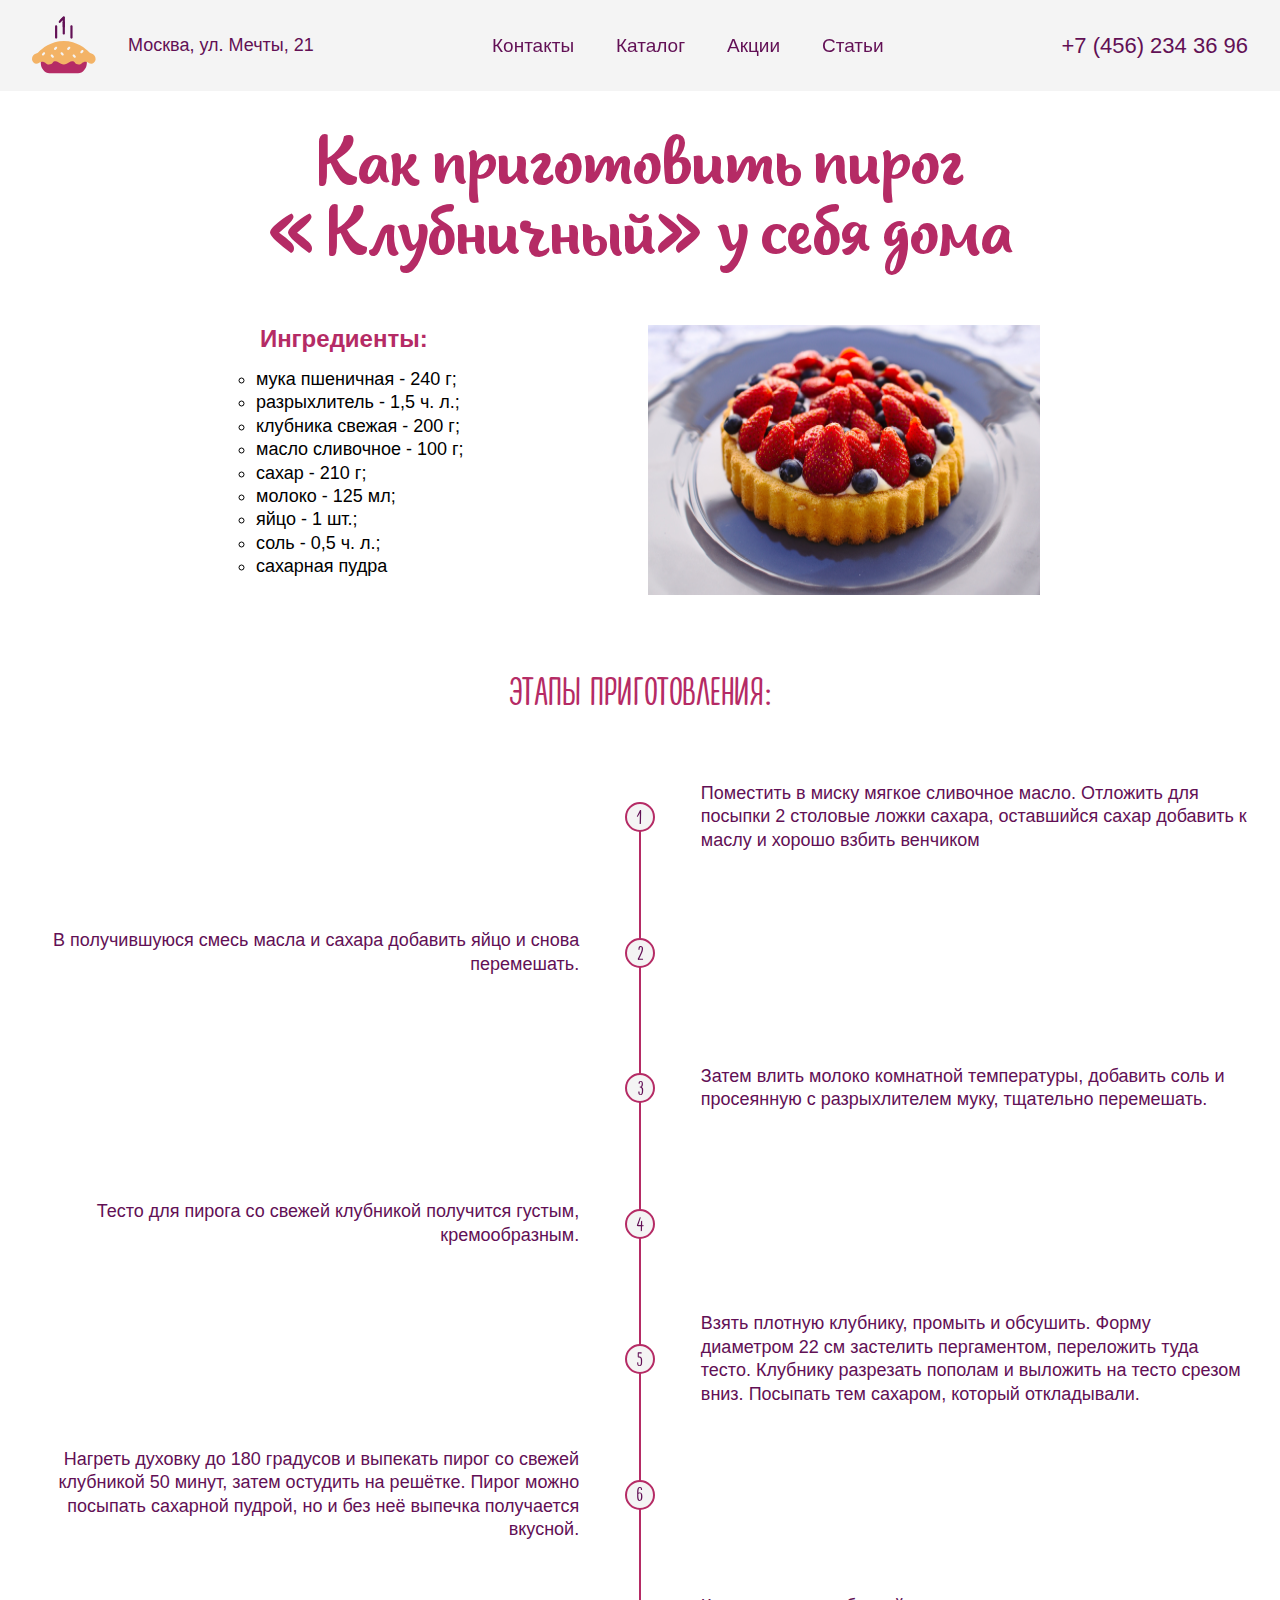
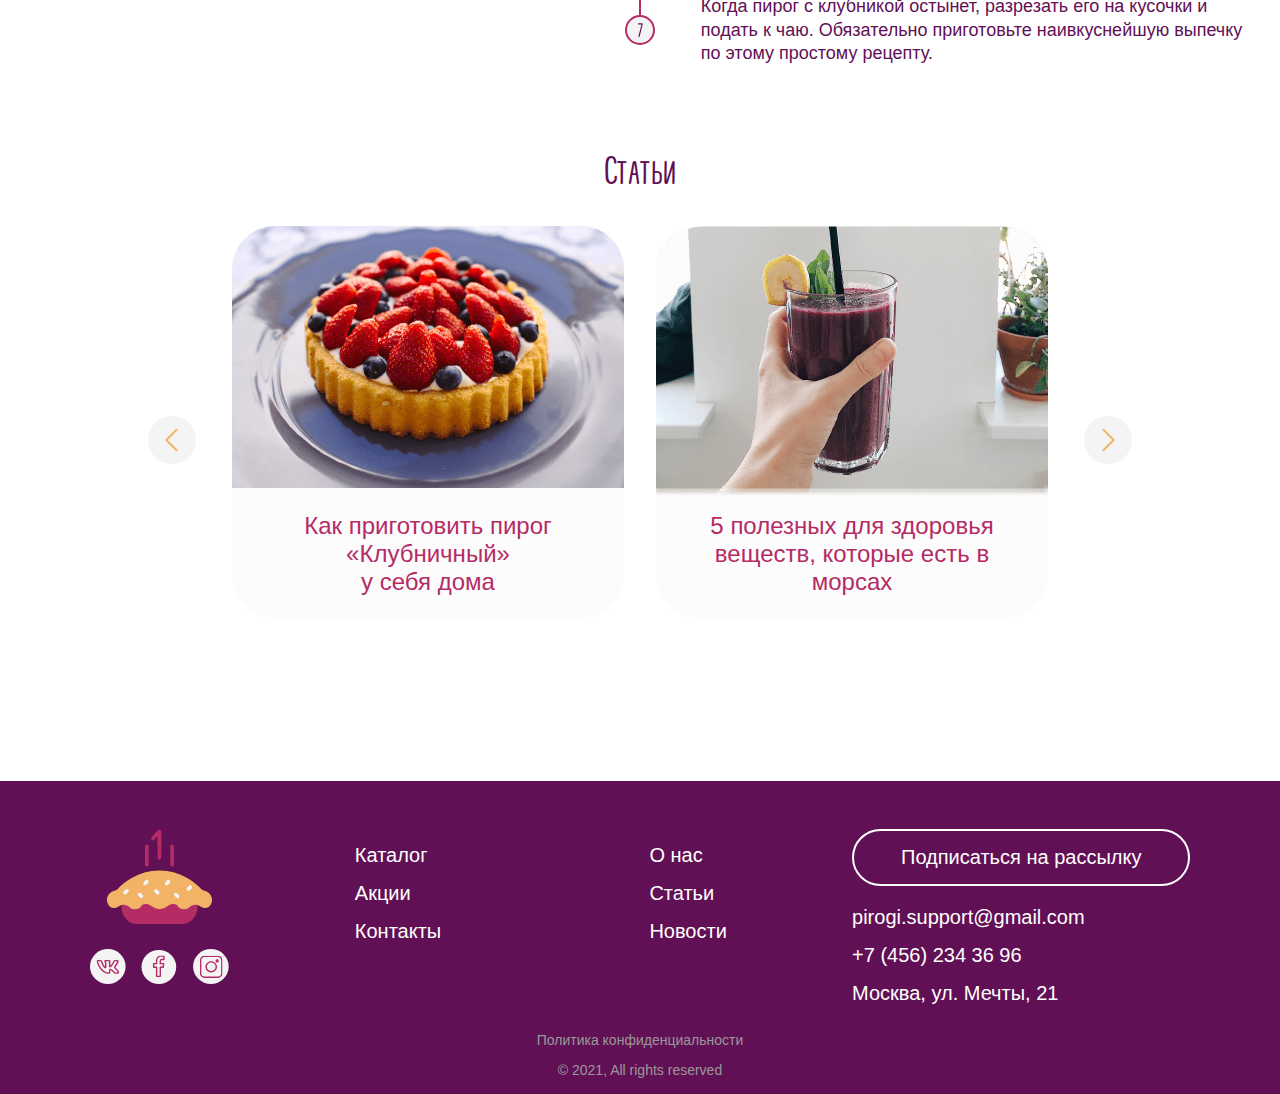
<file: components/articles/articles.html>
<!DOCTYPE html>
<html lang="ru">

<head>
  <meta charset="UTF-8">
  <meta http-equiv="X-UA-Compatible" content="IE=edge">
  <meta name="viewport" content="width=device-width, initial-scale=1.0">
  <link rel="manifest" href="../../manifest/manifest.json">
  <link rel="stylesheet" href="../../normalize.css">
  <link href="../header/img/logo.svg" rel="shortcut icon" type="image/x-icon">
  <link rel="stylesheet" href="../articles/articles.css">
  <script src="../header/js/script.js" defer></script>
  <script src="article-slider.js" defer></script>
  <script src="slideBoxes.js" defer></script>
  <title>Articles</title>
</head>

<body>
  <div class="articles-page-wrapper">
    <header class="header">
      <a href="#" class="header__burger-menu-link" title="menu"><img src="../header/img/burger-menu.svg" alt="burger-menu"></a>
      <p class="phone phone_type_laptop phone_disabled">+7 (456) 234 36 96</p>
      <a href="../../index.html" class="logo" title="logo"><img src="../header/img/logo.svg" alt="logo" class="logo"></a>
      <div class="header__burger-menu-background nav_disabled"></div>
      <nav class="nav nav_type_burger nav_disabled"> 
        <ul>
          <li><a class="nav__item nav__item_type_burger" href="../contacts/contacts.html" title="contacts">Контакты</a></li>
          <li><a class="nav__item nav__item_type_burger" href="../catalog/catalog.html" title="catalog">Каталог</a></li>
          <li><a class="nav__item nav__item_type_burger" href="../sales/sales.html" title="sales">Акции</a></li>
          <li><a class="nav__item nav__item_type_burger" href="articles.html" title="articles">Статьи</a></li>
        </ul>
        <p class="nav__contacts nav__contacts_type_burger">+7 (456) 234 36 96</p>
        <p class="nav__adress nav__adress_type_burger">Москва, ул. Мечты, 21</p>
        <div class="nav__social_type_burger">
          <img class="nav__burger-social-img" src="../header/img/vk.svg" alt="vk-social">
          <img class="nav__burger-social-img" src="../header/img/fb.svg" alt="facebook-social">
          <img class="nav__burger-social-img" src="../header/img/inst.svg" alt="instagram-social">
        </div>
        <a href="#"><img class="nav__burger-close-button" src="../header/img/close-button.svg" alt="close-button" title="close menu"></a>
      </nav>
      <nav class="nav header__nav"> 
        <p class="header__adress">Москва, ул. Мечты, 21</p>
        <ul class="header__menu">
          <li class="nav__item header__nav-item"><a class="header__nav-link" href="../contacts/contacts.html">Контакты</a></li>
          <li class="nav__item header__nav-item"><a class="header__nav-link" href="../catalog/catalog.html">Каталог</a></li>
          <li class="nav__item header__nav-item"><a class="header__nav-link" href="../sales/sales.html">Акции</a></li>
          <li class="nav__item header__nav-item"><a class="header__nav-link" href="articles.html">Статьи</a></li>
        </ul>
        <p class="phone header__phone"> +7 (456) 234 36 96 </p>
      </nav>
    </header>

    <section class="article-container">
      <h1 class="page-header article-container__page-header">Как приготовить пирог &laquo;Клубничный&raquo; у себя дома</h1>
      <article class="article-container__ingredients">
        <img class="article-container__pie-img" src="img/article-strawberry-pie.png" alt="strawberry-pie">
        <section class="article-container__ingr-container">
          <h5 class="article-container__ingr-header">Ингредиенты:</h5>
          <ul class="article-container__ingr-list">
            <li class="article-container__ingr-list-item">мука пшеничная - 240 г;</li>
            <li class="article-container__ingr-list-item">разрыхлитель - 1,5 ч. л.;</li>
            <li class="article-container__ingr-list-item">клубника свежая - 200 г;</li>
            <li class="article-container__ingr-list-item">масло сливочное - 100 г;</li>
            <li class="article-container__ingr-list-item">сахар - 210 г;</li>
            <li class="article-container__ingr-list-item">молоко - 125 мл;</li>
            <li class="article-container__ingr-list-item">яйцо - 1 шт.;</li>
            <li class="article-container__ingr-list-item">соль - 0,5 ч. л.;</li>
            <li class="article-container__ingr-list-item">сахарная пудра</li>
          </ul>
        </section>
      </article>
    </section>

    <section class="stages">
      <h1 class="stages__header">этапы приготовления:</h1>
      <div class="stages__content">
        <div class="stages__img stages__img_no_1"></div>
        <div class="stages__ol stages__ol_no_1">
          <div class="stages__border"></div>
        </div>
        <p class="stages__item stages__item__no_1">
          Поместить в миску мягкое сливочное масло. Отложить для посыпки 2 столовые ложки сахара, оставшийся сахар добавить к маслу и хорошо взбить венчиком
        </p>
        <div class="stages__img stages__img_no_2"></div>
        <div class="stages__ol stages__ol_no_2">
          <div class="stages__border"></div>
        </div>
        <p class="stages__item stages__item__no_2">
          В получившуюся смесь масла и сахара добавить яйцо и снова перемешать.
        </p>
        <div class="stages__img stages__img_no_3"></div>
        <div class="stages__ol stages__ol_no_3">
          <div class="stages__border"></div>
        </div>
        <p class="stages__item stages__item__no_3">
          Затем влить молоко комнатной температуры, добавить соль и просеянную с разрыхлителем муку, тщательно перемешать.
        </p>
        <div class="stages__img stages__img_no_4">
        </div>
        <div class="stages__ol stages__ol_no_4">
          <div class="stages__border"></div>
        </div>
        <p class="stages__item stages__item__no_4">
          Тесто для пирога со свежей клубникой получится густым, кремообразным.
        </p>
        <div class="stages__img stages__img_no_5"></div>
        <div class="stages__ol stages__ol_no_5">
          <div class="stages__border"></div>
        </div>
        <p class="stages__item stages__item__no_5">
          Взять плотную клубнику, промыть и обсушить. Форму диаметром 22 см застелить пергаментом, переложить туда тесто. Клубнику разрезать пополам и выложить на тесто срезом вниз. Посыпать тем сахаром, который откладывали.
        </p>
        <div class="stages__img stages__img_no_6"></div>
        <div class="stages__ol stages__ol_no_6">
          <div class="stages__border"></div>
        </div>
        <p class="stages__item stages__item__no_6">
          Нагреть духовку до 180 градусов и выпекать пирог со свежей клубникой 50 минут, затем остудить на решётке. Пирог можно посыпать сахарной пудрой, но и без неё выпечка получается вкусной.
        </p>
        <div class="stages__img stages__img_no_7"></div>
        <div class="stages__ol stages__ol_no_7"></div>
        <p class="stages__item stages__item__no_7">
          Когда пирог с клубникой остынет, разрезать его на кусочки и подать к чаю. Обязательно приготовьте наивкуснейшую выпечку по этому простому рецепту.
        </p>
      </div>
    </section>

    <section class="articles articles-page-wrapper__articles">
      <h1 class="block-header articles__block-header">Статьи</h1>
      <div class="articles__wrapper">
        <div class="articles__carousel">
          <div id="imgs" class="landing-cards landing-cards__articles">
            <a class="landing-card landing-card__articles
            landing-card_bg_strawberry" href="#" tabindex="-1" title="strawberry">
              <p class="landing-card__text">Как приготовить пирог &laquo;Клубничный&raquo; <br>у себя дома</p>
            </a>
            <a class="landing-card landing-card__articles landing-card__first-article landing-card_bg_health" href="#" tabindex="-1" title="health">
              <p class="landing-card__text">5 полезных для здоровья веществ, которые есть в морсах</p>
            </a>
            <a class="landing-card landing-card__articles landing-card_bg_advantage
            landing-card__last-article " href="#" tabindex="-1" title="advantage">
              <p class="landing-card__text">Почему наши пироги самые лучшие?</p>
            </a>
            <a class="landing-card landing-card__articles landing-card_bg_recipe
            landing-card__last-article" href="#" tabindex="-1" title="recipe">
              <p class="landing-card__text">Как приготовить пирог &laquo;Маргарита&raquo; <br>у себя дома</p>
            </a>
          </div>
        </div>
      </div>
      <div class="article__slider-container">
        <div class="article__slider-btns">
          <img id = "left" src="img/main-sale-slider.svg" alt="slider-button" class="article__slider-btn">
          <img id = "right" src="img/main-sale-slider.svg" alt="slider-button" class="article__slider-btn slider__button-right article__button-right">
        </div>
      </div>
    </section>

    <footer class="footer articles-page-wrapper__footer">
      <div class="footer__wrapper-mobile">
        <div class="footer__wrapper-item">
          <div class="footer__contacts">
            <h1 class="footer__contacts-item footer__contacts_header footer__contacts_mob">+7 (456) 234 36 96</h1>
            <p class="footer__contacts-item footer__contacts_mob">pirogi.support@gmail.com</p>
            <p class="footer__contacts-item footer__contacts_mob">Москва, ул. Мечты, 21</p>
          </div>
          <div class="footer__logo-social footer__wrapper-item_mob">
            <a class="footer__logo-item footer__logo-social_logo-mob" href="../../index.html" title="logo"><img src="../footer/img/footer-logo.svg" alt="logo"></a>
            <div class="footer__social-items footer__logo-social_social-mob">
              <a class="footer__social-item" href="#" title="vk">
                <img class="footer__social-item" src="../footer/img/vk-footer.svg" alt="vk-social"></a>
              <a class="footer__social-item footer__social-item_position" href="#" title="fb">
                <img class="../footer/footer__social-item" src="../footer/img/fb-footer.svg" alt="fb-social"></a>
              <a class="footer__social-item" href="#" title="inst">
                <img class="footer__social-item" src="../footer/img/inst-footer.svg" alt="inst-social"></a>
            </div>
          </div>
        </div>
        <div class="footer__wrapper-item">
          <a class="footer__input footer__wrapper-item_input-pos" href="../../index.html" title="subscribe">Подписаться на рассылку</a>
          <nav class="footer__nav footer__wrapper-item_nav-pos">
            <ul class="footer__nav-items">
              <li class="footer__nav-item"><a class="footer__nav-link"  href="../catalog/catalog.html">Каталог</a></li>
              <li class="footer__nav-item"><a class="footer__nav-link" href="../sales/sales.html">Акции</a></li>
              <li class="footer__nav-item"><a class="footer__nav-link" href="../contacts/contacts.html">Контакты</a></li>
            </ul>
            <ul class="footer__nav-items">
              <li class="footer__nav-item"><a class="footer__nav-link" href="../../index.html">О нас</a></li>
              <li class="footer__nav-item"><a class="footer__nav-link" href="articles.html">Статьи</a></li>
              <li class="footer__nav-item"><a class="footer__nav-link" href="../">Новости</a></li>
            </ul>
          </nav>
        </div>
      </div>
      <div class="footer__wrapper-desctop">
        <div class="footer__logo-social">
          <a class="footer__logo-item footer__logo-social_logo-desc footer-tab" href="../../index.html" title="logo"><img class="footer__logo-item" src="../footer/img/footer-logo.svg" alt="logo"></a>
          <div class="footer__social-items">
            <a class="footer__social-item footer-tab" href="#" title="vk">
              <img class="footer__social-item" src="../footer/img/vk-footer.svg" alt="vk-social">
            </a>
            <a class="footer__social-item footer__social-item_position footer-tab" href="#" title="fb">
              <img class="footer__social-item" src="../footer/img/fb-footer.svg" alt="fb-social">
            </a>
            <a class="footer__social-item footer-tab" href="#" title="inst">
              <img class="footer__social-item" src="../footer/img/inst-footer.svg" alt="inst-social">
            </a>
          </div>
        </div>
        <nav class="footer__nav">
          <ul class="footer__nav-items">
            <li class="footer__nav-item"><a class="footer__nav-link footer-tab" href="../catalog/catalog.html" title="catalog">Каталог</a></li>
            <li class="footer__nav-item"><a class="footer__nav-link footer-tab" href="../sales/sales.html" title="sales">Акции</a></li>
            <li class="footer__nav-item"><a class="footer__nav-link footer-tab" href="../contacts/contacts.html" title="contacts">Контакты</a></li>
          </ul>
          <ul class="footer__nav-items">
            <li class="footer__nav-item"><a class="footer__nav-link footer-tab" href="../../index.html" title="main-page">О нас</a></li>
            <li class="footer__nav-item"><a class="footer__nav-link footer-tab" href="articles.html" title="articles">Статьи</a></li>
            <li class="footer__nav-item"><a class="footer__nav-link footer-tab" href="articles.html" title="news">Новости</a></li>
          </ul>
        </nav>
        <div class="footer__contacts">
          <a class="footer__input footer-tab" href="../../index.html" title="subscribe">Подписаться на рассылку</a>
          <div class = "footer__container">
            <p class="footer__contacts-item">pirogi.support@gmail.com</p>
          <h1 class="footer__contacts-item">+7 (456) 234 36 96</h1>
          <p class="footer__contacts-item">Москва, ул. Мечты, 21</p>
          </div>
        </div>
      </div>
      <div class="footer__policy">
        <p class="footer__policy-item">Политика конфиденциальности</p>
        <p class="footer__policy-item">&#169; 2021, All rights reserved</p>
      </div>
    </footer>
  </div>
</body>

</html>
</file>
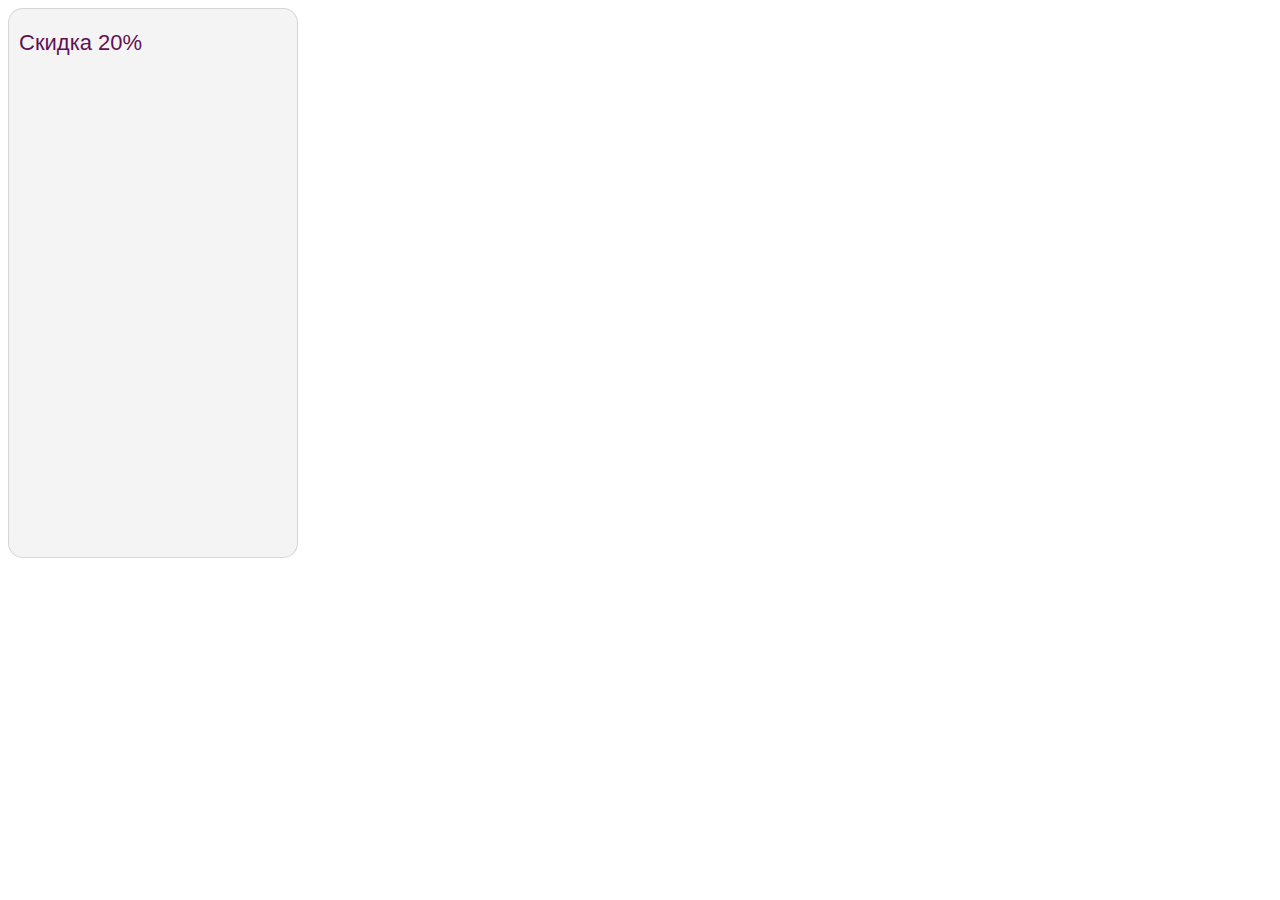
<file: components/card/card.html>
<!DOCTYPE html>
<html lang="en">
  
<head>
  <meta charset="UTF-8">
  <meta http-equiv="X-UA-Compatible" content="IE=edge">
  <meta name="viewport" content="width=device-width, initial-scale=1.0">
  <link rel="stylesheet" href="card.css">
  <title>Document</title>
</head>

<body>
  <div class="card">
  <div class="card__body">
    <h5 class="card__title">Скидка 20%</h5>
    <p class="card__text"> При заказе трех и более пирогов. <br><br> Заказывайте пироги на завтрак, обед и ужин, дарите их друзьям и родителям</p>
    <img src="../img/sale-card-img.svg" class="card__img card__img_type_sale" alt="...">
  </div>
</div>
</body>

</html>
</file>
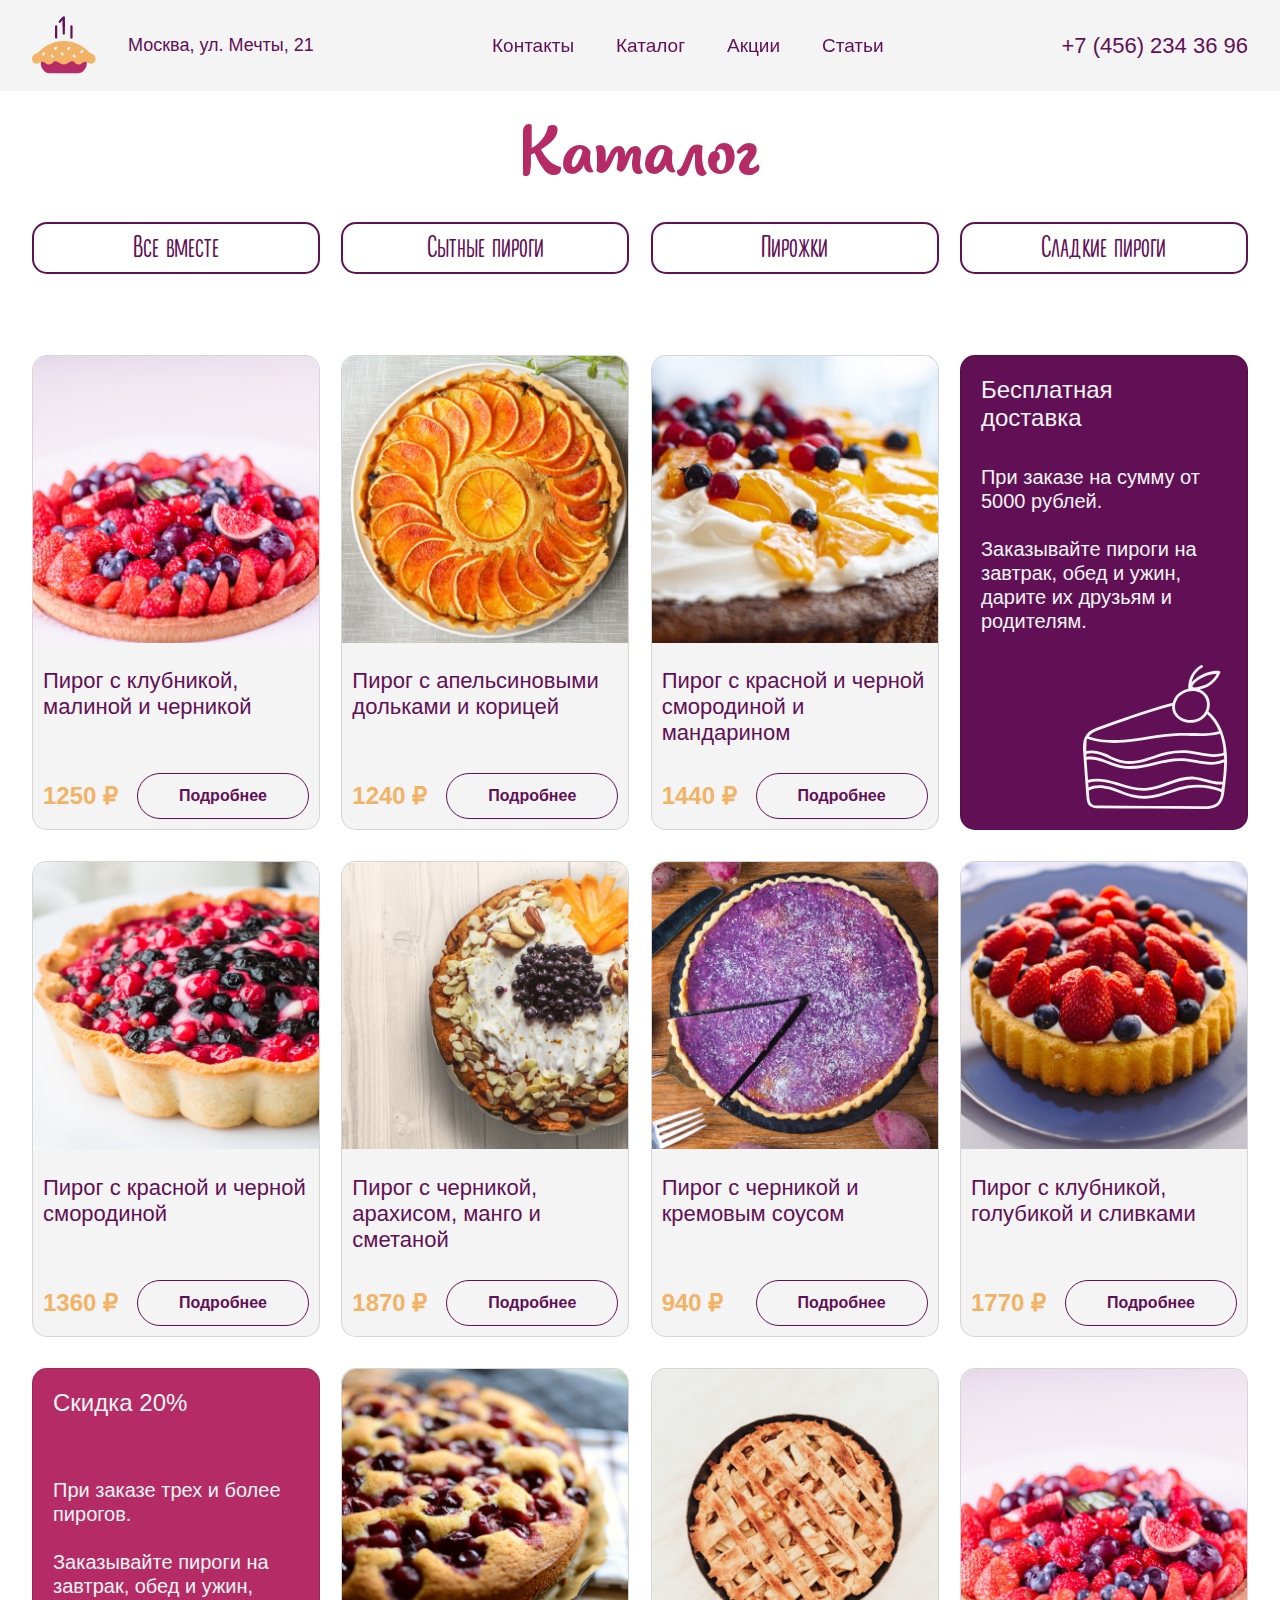
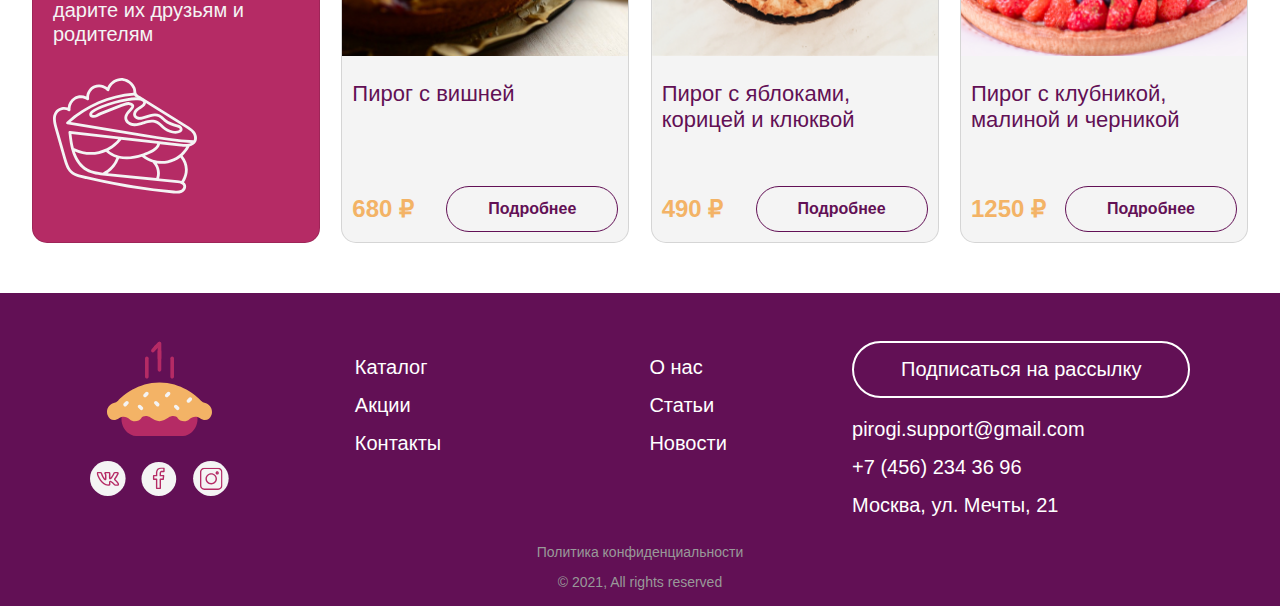
<file: components/catalog/catalog.html>
<!DOCTYPE html>
<html lang="en">

<head>
  <meta charset="UTF-8">
  <meta http-equiv="X-UA-Compatible" content="IE=edge">
  <meta name="viewport" content="width=device-width, initial-scale=1.0">
  <link rel="manifest" href="../../manifest/manifest.json">
  <link rel="stylesheet" href="../../normalize.css">
  <link href="../header/img/logo.svg" rel="shortcut icon" type="image/x-icon">
  <link rel="stylesheet" href="../../components/catalog/catalog.css">
  <script src="../header/js/script.js" defer></script>
  <script src="modal.js" defer></script>
  <script src="tabs.js" defer></script>
  <title>Catalog</title>
</head>

<body>
  <div class="catalog-page-wrapper">
    <header class="header">
      <a href="#" class="header__burger-menu-link" ><img src="../header/img/burger-menu.svg" alt="burger-menu"></a>
      <p class="phone phone_type_laptop phone_disabled">+7 (456) 234 36 96</p>
      <a href="../../index.html" class="logo"><img src="../header/img/logo.svg" alt="logo" class="logo"></a>
      <div class="header__burger-menu-background nav_disabled"></div>
      <nav class="nav nav_type_burger nav_disabled"> 
        <ul>
          <li><a class="nav__item nav__item_type_burger" href="../contacts/contacts.html">Контакты</a></li>
          <li><a class="nav__item nav__item_type_burger" href="catalog.html">Каталог</a></li>
          <li><a class="nav__item nav__item_type_burger" href="../sales/sales.html">Акции</a></li>
          <li><a class="nav__item nav__item_type_burger" href="../articles/articles.html">Статьи</a></li>
        </ul>
        <p class="nav__contacts nav__contacts_type_burger">+7 (456) 234 36 96</p>
        <p class="nav__adress nav__adress_type_burger">Москва, ул. Мечты, 21</p>
        <div class="nav__social_type_burger">
          <img class="nav__burger-social-img" src="../header/img/vk.svg" alt="vk-social">
          <img class="nav__burger-social-img" src="../header/img/fb.svg" alt="facebook-social">
          <img class="nav__burger-social-img" src="../header/img/inst.svg" alt="instagram-social">
        </div>
        <a href="#"><img class="nav__burger-close-button" src="../header/img/close-button.svg" alt="close-button"></a>
      </nav>
      <nav class="nav header__nav"> 
        <p class="header__adress">Москва, ул. Мечты, 21</p>
        <ul class="header__menu">
          <li class="nav__item header__nav-item"><a class="header__nav-link" href="../contacts/contacts.html">Контакты</a></li>
          <li class="nav__item header__nav-item"><a class="header__nav-link" href="catalog.html">Каталог</a></li>
          <li class="nav__item header__nav-item"><a class="header__nav-link" href="../sales/sales.html">Акции</a></li>
          <li class="nav__item header__nav-item"><a class="header__nav-link" href="../articles/articles.html">Статьи</a></li>
        </ul>
        <p class="phone header__phone"> +7 (456) 234 36 96 </p>
      </nav>
    </header>
    
    <section class="catalog">
      <h1 class="page-header catalog__page-header">Каталог</h1>
      <nav class="catalog-nav">
        <a id="all" class="button catalog-nav__button"> Все вместе <div class="button__triangle button__triangle_dir_up"></div></a>
        <a id="fat" class="button catalog-nav__button catalog-nav__button_disabled catalog-nav__button_type_burger">Сытные пироги</a>
        <a id="pie" class="button catalog-nav__button catalog-nav__button_disabled catalog-nav__button_type_burger">Пирожки</a>
        <a id="sweet" class="button catalog-nav__button catalog-nav__button_disabled catalog-nav__button_type_burger">Сладкие пироги</a>
      </nav>
      <div class="card-wrapper">
        <div class="card card-wrapper__card card-wrapper__sweet-card">
          <img src="img/card-img-1.png" class="card__img" alt="card-img">
          <div class="card__body">
            <h5 class="card__title">Пирог с клубникой, малиной и черникой</h5>
            <div class="card__btn-price-wrapper">
              <p class="card__price">1250 &#8381;</p>
              <a href="#" class="button card__btn tab" title="more">Подробнее</a>
            </div>
          </div>
        </div>
        <div class="card card-wrapper__card card-wrapper__fat-card">
          <img src="img/card-img-2.png" class="card__img" alt="card-img">
          <div class="card__body">
            <h5 class="card__title">Пирог с апельсиновыми дольками и корицей</h5>
            <div class="card__btn-price-wrapper">
              <p class="card__price">1240 &#8381;</p>
              <a href="#" class="button card__btn tab" title="more">Подробнее</a>
            </div>
          </div>
        </div>
        <div class="card card-wrapper__card card-wrapper__pie-card card-wrapper__sweet-card">
          <img src="img/card-img-3.png" class="card__img" alt="card-img">
          <div class="card__body">
            <h5 class="card__title">Пирог с красной и черной смородиной и мандарином</h5>
            <div class="card__btn-price-wrapper">
              <p class="card__price">1440 &#8381;</p>
              <a href="#" class="button card__btn tab" title="more">Подробнее</a>
            </div>
          </div>
        </div>
        <div class="card card-wrapper__card card_type_free-delivery">
          <div class="card__body card__body_type_sale">
            <h5 class="card__title card__title_type_sale">Бесплатная<br> доставка</h5>
            <p class="card__text"> При заказе на сумму от 5000 рублей. <br><br> Заказывайте пироги на завтрак, обед и ужин, дарите их друзьям и родителям.</p>
            <img src="img/free-delivery-img.svg" class="card__img card__img_type_sale" alt="card-img">
          </div>
        </div>
        <div class="card card-wrapper__card card-wrapper__pie-card">
          <img src="img/card-img-4.png" class="card__img" alt="card-img">
          <div class="card__body">
            <h5 class="card__title">Пирог с красной и черной смородиной</h5>
            <div class="card__btn-price-wrapper">
              <p class="card__price">1360 &#8381;</p>
              <a href="#" class="button card__btn tab" title="more">Подробнее</a>
            </div>
          </div>
        </div>
        <div class="card card-wrapper__card card-wrapper__fat-card card-wrapper__sweet-card">
          <img src="img/card-img-5.png" class="card__img" alt="card-img">
          <div class="card__body">
            <h5 class="card__title">Пирог с черникой, арахисом, манго и сметаной</h5>
            <div class="card__btn-price-wrapper">
              <p class="card__price">1870 &#8381;</p>
              <a href="#" class="button card__btn tab" title="more">Подробнее</a>
            </div>
          </div>
        </div>
        <div class="card card-wrapper__card card-wrapper__fat-card">
          <img src="img/card-img-6.png" class="card__img" alt="card-img">
          <div class="card__body">
            <h5 class="card__title">Пирог с черникой и кремовым соусом</h5>
            <div class="card__btn-price-wrapper">
              <p class="card__price">940 &#8381;</p>
              <a href="#" class="button card__btn tab" title="more">Подробнее</a>
            </div>
          </div>
        </div>
        <div class="card card-wrapper__card card-wrapper__sweet-card">
          <img src="img/card-img-7.png" class="card__img" alt="card-img">
          <div class="card__body">
            <h5 class="card__title">Пирог с клубникой, голубикой и сливками</h5>
            <div class="card__btn-price-wrapper">
              <p class="card__price">1770 &#8381;</p>
              <a href="#" class="button card__btn tab" title="more">Подробнее</a>
            </div>
          </div>
        </div>
        <div class="card card-wrapper__card card_type_sale">
          <div class="card__body card__body_type_sale">
            <h5 class="card__title card__title_type_sale">Скидка 20%</h5>
            <p class="card__text"> При заказе трех и более пирогов. <br><br> Заказывайте пироги на завтрак, обед и ужин, дарите их друзьям и родителям</p>
            <img src="img/sale-card-img.svg" class="card__img card__img_type_sale card__img_position_left" alt="card-img">
          </div>
        </div>
        <div class="card card-wrapper__card card-wrapper__pie-card">
          <img src="img/card-img-8.png" class="card__img" alt="card-img">
          <div class="card__body">
            <h5 class="card__title">Пирог с вишней</h5>
            <div class="card__btn-price-wrapper">
              <p class="card__price">680 &#8381;</p>
              <a href="#" class="button card__btn tab" title="more">Подробнее</a>
            </div>
          </div>
        </div>
        <div class="card card-wrapper__card card-wrapper__fat-card">
          <img src="img/card-img-9.png" class="card__img" alt="card-img">
          <div class="card__body">
            <h5 class="card__title">Пирог с яблоками, корицей и клюквой</h5>
            <div class="card__btn-price-wrapper">
              <p class="card__price">490 &#8381;</p>
              <a href="#" class="button card__btn tab" title="more">Подробнее</a>
            </div>
          </div>
        </div>
        <div class="card card-wrapper__card card-wrapper__pie-card">
          <img src="img/card-img-10.png" class="card__img" alt="card-img">
          <div class="card__body">
            <h5 class="card__title">Пирог с клубникой, малиной и черникой</h5>
            <div class="card__btn-price-wrapper">
              <p class="card__price">1250 &#8381;</p>
              <a href="#" class="button card__btn tab" title="more">Подробнее</a>
            </div>
          </div>
        </div>
      </div>
    </section>

    <div class="modal-overlay modal-overlay_closed">
      <section class="modal-dialog">
        <div class="modal-dialog__container">
          <img src="../catalog/img/modal-img-strawberry.png" alt="modal-img" class="modal-dialog__img">
          <p class="modal-dialog__text">Это очень вкусный пирог с кисло-сладкой ягодной начинкой, которая просто тает во рту, оставляя приятное послевкусие и навевая воспоминания о солнечном лете</p>
        </div>
        <div class="modal-dialog__container">
          <h1 class="page-header modal-dialog__page-header">Пирог с клубникой, малиной и черникой</h1>
          <div class="modal-dialog__btn-price">
            <p class="modal-dialog__price">1260 &#8381;</p>
            <a href="../contacts/contacts.html" class="button modal-dialog__btn tab" title="more">Подробнее</a>
          </div>
          <h5 class="modal-dialog__characteristics">Характеристики</h5>
          <table class="modal-dialog__table">
            <tr class="modal-dialog__row">
              <td class="modal-dialog__item modal-dialog__item_type_descr">Начинка</td>
              <td class="modal-dialog__item">Клубника, малина, черника</td>
            </tr>
            <tr class="modal-dialog__row">
              <td class="modal-dialog__item modal-dialog__item_type_descr">Вес:</td>
              <td class="modal-dialog__item">900 г.</td>
            </tr>
            <tr class="modal-dialog__row">
              <td class="modal-dialog__item modal-dialog__item_type_descr">Калорийность:</td>
              <td class="modal-dialog__item">258,7 ккал</td>
            </tr>
            <tr class="modal-dialog__row">
              <td class="modal-dialog__item modal-dialog__item_type_descr">Белки:</td>
              <td class="modal-dialog__item">4,5 г</td>
            </tr>
            <tr class="modal-dialog__row">
              <td class="modal-dialog__item modal-dialog__item_type_descr">Жиры:</td>
              <td class="modal-dialog__item">5,2 г</td>
            </tr>
            <tr class="modal-dialog__row">
              <td class="modal-dialog__item modal-dialog__item_type_descr">Углеводы:</td>
              <td class="modal-dialog__item">17,1 г</td>
            </tr>
            <tr class="modal-dialog__row">
              <td class="modal-dialog__item modal-dialog__item_type_descr">Состав: </td>
              <td class="modal-dialog__item">Сахар, яица куриные, мука пшеничная, разрыхлитель</td>
            </tr>
          </table>
        </div>
        <a class="modal-dialog__close-btn" href="#" title="close">Закрыть</a>
      </section>
    </div>

    <footer class="footer catalog-page-wrapper__footer">
      <div class="footer__wrapper-mobile">
        <div class="footer__wrapper-item">
          <div class="footer__contacts">
            <h1 class="footer__contacts-item footer__contacts_header footer__contacts_mob">+7 (456) 234 36 96</h1>
            <p class="footer__contacts-item footer__contacts_mob">pirogi.support@gmail.com</p>
            <p class="footer__contacts-item footer__contacts_mob">Москва, ул. Мечты, 21</p>
          </div>
          <div class="footer__logo-social footer__wrapper-item_mob">
            <a class="footer__logo-item footer__logo-social_logo-mob" title="logo" href="../../index.html">
              <img src="../footer/img/footer-logo.svg" alt="logo">
            </a>
            <div class="footer__social-items footer__logo-social_social-mob">
              <a class="footer__social-item" title="vk" href="#">
                <img class="footer__social-item" src="../footer/img/vk-footer.svg" alt="vk-social">
              </a>
              <a class="footer__social-item footer__social-item_position" title="fb" href="#">
                <img class="footer__social-item" src="../footer/img/fb-footer.svg" alt="fb-social" title="inst">
              </a>
              <a class="footer__social-item" href="#">
                <img class="footer__social-item" src="../footer/img/inst-footer.svg" alt="inst-social">
              </a>
            </div>
          </div>
        </div>
        <div class="footer__wrapper-item">
          <a class="footer__input footer__wrapper-item_input-pos" href="../../index.html#e-mail" title="subscribe">Подписаться на рассылку</a>
          <nav class="footer__nav footer__wrapper-item_nav-pos">
            <ul class="footer__nav-items">
              <li class="footer__nav-item"><a class="footer__nav-link" href="catalog.html" title="catalog">Каталог</a></li>
              <li class="footer__nav-item"><a class="footer__nav-link" href="../sales/sales.html" title="sales">Акции</a></li>
              <li class="footer__nav-item"><a class="footer__nav-link" href="../contacts/contacts.html" title="contacts">Контакты</a></li>
            </ul>
            <ul class="footer__nav-items">
              <li class="footer__nav-item"><a class="footer__nav-link" href="../../index.html" title="main-page">О нас</a></li>
              <li class="footer__nav-item"><a class="footer__nav-link" href="../articles/articles.html" title="articles">Статьи</a></li>
              <li class="footer__nav-item"><a class="footer__nav-link" href="../articles/articles.html" title="news">Новости</a></li>
            </ul>
          </nav>
        </div>
      </div>
      <div class="footer__wrapper-desctop">
        <div class="footer__logo-social">
          <a class="footer__logo-item footer__logo-social_logo-desc" href="../../index.html" title="logo"><img class="footer__logo-item" src="../footer/img/footer-logo.svg" alt="logo"></a>
          <div class="footer__social-items">
            <a class="footer__social-item footer-tab" href="#" title="vk">
              <img class="footer__social-item" src="../footer/img/vk-footer.svg" alt="vk-social">
            </a>
            <a class="footer__social-item footer__social-item_position footer-tab" href="#" title="fb">
              <img class="footer__social-item" src="../footer/img/fb-footer.svg" alt="fb-social">
            </a>
            <a class="footer__social-item footer-tab" href="#" title="inst">
              <img class="footer__social-item" src="../footer/img/inst-footer.svg" alt="inst-social">
            </a>
          </div>
        </div>
        <nav class="footer__nav">
          <ul class="footer__nav-items">
            <li class="footer__nav-item"><a class="footer__nav-link footer-tab" href="../contacts/contacts.html" title="catalog">Каталог</a></li>
            <li class="footer__nav-item"><a class="footer__nav-link footer-tab" href="../sales/sales.html" title="sales">Акции</a></li>
            <li class="footer__nav-item"><a class="footer__nav-link footer-tab" href="../contacts/contacts.html" title="contacts">Контакты</a></li>
          </ul>
          <ul class="footer__nav-items">
            <li class="footer__nav-item"><a class="footer__nav-link footer-tab" href="../../index.html" title="main-page">О нас</a></li>
            <li class="footer__nav-item"><a class="footer__nav-link footer-tab" href="../articles/articles.html" title="articles">Статьи</a></li>
            <li class="footer__nav-item"><a class="footer__nav-link footer-tab" href="../articles/articles.html" title="news">Новости</a></li>
          </ul>
        </nav>
        <div class="footer__contacts">
          <a class="footer__input footer-tab" href="../../index.html#e-mail" title="subscribe">Подписаться на рассылку</a>
          <div class = "footer__container">
            <p class="footer__contacts-item">pirogi.support@gmail.com</p>
            <h1 class="footer__contacts-item">+7 (456) 234 36 96</h1>
            <p class="footer__contacts-item">Москва, ул. Мечты, 21</p>
          </div>
        </div>
      </div>
      <div class="footer__policy">
        <p class="footer__policy-item">Политика конфиденциальности</p>
        <p class="footer__policy-item">&#169 2021, All rights reserved</p>
      </div>
    </footer>
  </div>
</body>
</html>
</file>
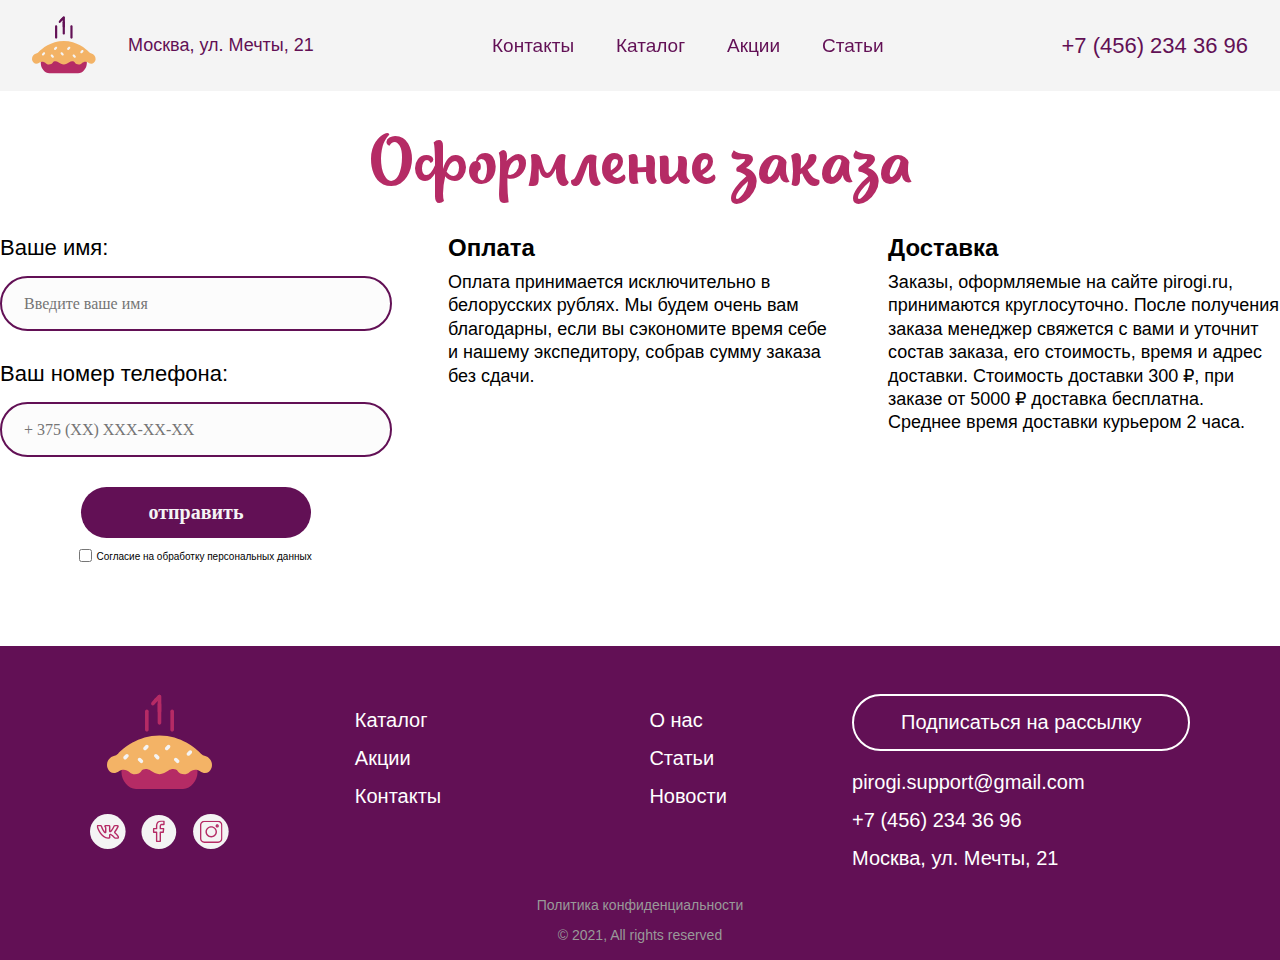
<file: components/contacts/contacts.html>
<!DOCTYPE html>
<html lang="ru">
<head>
  <meta charset="UTF-8">
  <meta http-equiv="X-UA-Compatible" content="IE=edge">
  <meta name="viewport" content="width=device-width, initial-scale=1.0">
  <link rel="manifest" href="../../manifest/manifest.json">
  <link rel="stylesheet" href="../../normalize.css">
  <link href="../header/img/logo.svg" rel="shortcut icon" type="image/x-icon">
  <link rel="stylesheet" href="../contacts/contacts.css">
  <script src="../header/js/script.js" defer></script>
  <script src="sendForm.js" defer></script>
  <title>Contacts</title>
</head>
<body>
  <div class="contacts-page-wrapper">
    <header class="header">
      <a href="#" class="header__burger-menu-link" title="menu"><img src="../header/img/burger-menu.svg" alt="burger-menu"></a>
      <p class="phone phone_type_laptop phone_disabled">+7 (456) 234 36 96</p>
      <a href="../../index.html" class="logo" title="logo"><img src="../header/img/logo.svg" alt="logo" class="logo"></a>
      <div class="header__burger-menu-background nav_disabled"></div>
      <nav class="nav nav_type_burger nav_disabled"> 
        <ul>
          <li><a class="nav__item nav__item_type_burger" href="contacts.html" title="contacts">Контакты</a></li>
          <li><a class="nav__item nav__item_type_burger" href="../catalog/catalog.html" title="catalog">Каталог</a></li>
          <li><a class="nav__item nav__item_type_burger" href="../sales/sales.html" title="sales">Акции</a></li>
          <li><a class="nav__item nav__item_type_burger" href="../articles/articles.html" title="articles">Статьи</a></li>
        </ul>
        <p class="nav__contacts nav__contacts_type_burger">+7 (456) 234 36 96</p>
        <p class="nav__adress nav__adress_type_burger">Москва, ул. Мечты, 21</p>
        <div class="nav__social_type_burger">
          <img class="nav__burger-social-img" src="../header/img/vk.svg" alt="vk-social">
          <img class="nav__burger-social-img" src="../header/img/fb.svg" alt="facebook-social">
          <img class="nav__burger-social-img" src="../header/img/inst.svg" alt="instagram-social">
        </div>
        <a href="#" title="close menu"><img class="nav__burger-close-button" src="../header/img/close-button.svg" alt="close-button"></a>
      </nav>
      <nav class="nav header__nav"> 
        <p class="header__adress">Москва, ул. Мечты, 21</p>
        <ul class="header__menu">
          <li class="nav__item header__nav-item"><a class="header__nav-link" href="contacts.html" title="contacts">Контакты</a></li>
          <li class="nav__item header__nav-item"><a class="header__nav-link" href="../catalog/catalog.html" title="catalog">Каталог</a></li>
          <li class="nav__item header__nav-item"><a class="header__nav-link" href="../sales/sales.html" title="sales">Акции</a></li>
          <li class="nav__item header__nav-item"><a class="header__nav-link" href="../articles/articles.html" title="articles">Статьи</a></li>
        </ul>
        <p class="phone header__phone"> +7 (456) 234 36 96 </p>
      </nav>
    </header>

    <section class="contacts">
      <h5 class="page-header contacts__page-header">Оформление заказа</h5>
      <div class="contacts__form-wrapper">
        <form action="submit" class="form contacts__form">
          <label class="contacts__form-label"> Ваше имя: <br>
            <input class="form__input-text contacts__input-text" type="text" name="name" maxlength="27" required placeholder="Введите ваше имя"> 
          </label>
          <label class="contacts__form-label"> Ваш номер телефона: <br>
            <input class="form__input-text contacts__input-text" type="tel" name="tel" minlength="6" maxlength="20" required placeholder="+ 375 (XX) XXX-XX-XX"> 
          </label>
          <input class="form__input-button contacts__input-button tab" type="submit" value="отправить">
          <input type="checkbox" id="checkbox" class="contacts__checkbox tab">
          <label for="checkbox" class="contacts__checkbox-label"> Cогласие на обработку персональных данных</label> 
        </form>
        <div class="contacts__text-blocks-wrapper">
          <div class="contacts__block">
            <h5 class="contacts__header">Оплата</h5>
            <p class="contacts__text">Оплата принимается исключительно в белорусских рублях. Мы будем очень вам благодарны, если вы сэкономите время себе и нашему экспедитору, собрав сумму заказа без сдачи.
            </p>
          </div>
          <div class="contacts__block">
            <h5 class="contacts__header">Доставка</h5>
            <p class="contacts__text">Заказы, оформляемые на сайте pirogi.ru, принимаются круглосуточно. После получения заказа менеджер свяжется с вами и уточнит состав заказа, его стоимость, время и адрес доставки. Стоимость доставки 300 &#8381;, при заказе от 5000 &#8381; доставка бесплатна. Среднее время доставки курьером 2 часа.
            </p>
          </div>
        </div>
      </div>
    </section>
    
    <footer class="footer catalog-page-wrapper__footer">
      <div class="footer__wrapper-mobile">
        <div class="footer__wrapper-item">
          <div class="footer__contacts">
            <h1 class="footer__contacts-item footer__contacts_header footer__contacts_mob">+7 (456) 234 36 96</h1>
            <p class="footer__contacts-item footer__contacts_mob">pirogi.support@gmail.com</p>
            <p class="footer__contacts-item footer__contacts_mob">Москва, ул. Мечты, 21</p>
          </div>
          <div class="footer__logo-social footer__wrapper-item_mob">
            <a class="footer__logo-item footer__logo-social_logo-mob" href="../../index.html" title="logo"><img src="../footer/img/footer-logo.svg" alt="logo"></a>
            <div class="footer__social-items footer__logo-social_social-mob">
              <a class="footer__social-item" href="#" title="vk">
                <img class="footer__social-item" src="../footer/img/vk-footer.svg" alt="vk-social"></a>
              <a class="footer__social-item footer__social-item_position" href="#" title="fb">
                <img class="footer__social-item" src="../footer/img/fb-footer.svg" alt="fb-social"></a>
              <a class="footer__social-item" href="#" title="inst">
                <img class="footer__social-item" src="../footer/img/inst-footer.svg" alt="inst-social"></a>
            </div>
          </div>
        </div>
        <div class="footer__wrapper-item">
          <a class="footer__input footer__wrapper-item_input-pos" href="../../index.html#e-mail" title="subscribe">Подписаться на рассылку</a>
          <nav class="footer__nav footer__wrapper-item_nav-pos">
            <ul class="footer__nav-items">
              <li class="footer__nav-item"><a class="footer__nav-link" href="../catalog/catalog.css" title="catalog">Каталог</a></li>
              <li class="footer__nav-item"><a class="footer__nav-link" href="../sales/sales.html" title="sales">Акции</a></li>
              <li class="footer__nav-item"><a class="footer__nav-link" href="contacts.html" title="contacts">Контакты</a></li>
            </ul>
            <ul class="footer__nav-items">
              <li class="footer__nav-item"><a class="footer__nav-link" href="../../index.html" title="main-page">О нас</a></li>
              <li class="footer__nav-item"><a class="footer__nav-link" href="../articles/articles.html" title="articles">Статьи</a></li>
              <li class="footer__nav-item"><a class="footer__nav-link" href="../articles/articles.html" title="news">Новости</a></li>
            </ul>
          </nav>
        </div>
      </div>
      <div class="footer__wrapper-desctop">
        <div class="footer__logo-social">
          <a class="footer__logo-item footer__logo-social_logo-desc" href="../../index.html"><img class="footer__logo-item" src="../footer/img/footer-logo.svg" alt="logo" title="logo"></a>
          <div class="footer__social-items">
            <a class="footer__social-item footer-tab" href="#" title="vk">
              <img class="footer__social-item footer-tab" src="../footer/img/vk-footer.svg" alt="vk-social">
            </a>
            <a class="footer__social-item footer__social-item_position footer-tab" href="#" title="fb">
              <img class="footer__social-item" src="../footer/img/fb-footer.svg" alt="fb-social">
            </a>
            <a class="footer__social-item footer-tab" href="#" title="inst">
              <img class="footer__social-item" src="../footer/img/inst-footer.svg" alt="inst-social">
            </a>
          </div>
        </div>
        <nav class="footer__nav">
          <ul class="footer__nav-items">
            <li class="footer__nav-item"><a class="footer__nav-link footer-tab" href="../catalog/catalog.css" title="catalog">Каталог</a></li>
            <li class="footer__nav-item"><a class="footer__nav-link footer-tab" href="../sales/sales.html" title="sales">Акции</a></li>
            <li class="footer__nav-item"><a class="footer__nav-link footer-tab" href="contacts.html" title="contacts">Контакты</a></li>
          </ul>
          <ul class="footer__nav-items">
            <li class="footer__nav-item"><a class="footer__nav-link footer-tab" href="../../index.html" title="main-page">О нас</a></li>
            <li class="footer__nav-item"><a class="footer__nav-link footer-tab" href="../articles/articles.html" title="articles">Статьи</a></li>
            <li class="footer__nav-item"><a class="footer__nav-link footer-tab" href="../articles/articles.html" title="news">Новости</a></li>
          </ul>
        </nav>
        <div class="footer__contacts">
          <a class="footer__input footer-tab" href="../../index.html#e-mail" title="subscribe">Подписаться на рассылку</a>
          <div class = "footer__container">
            <p class="footer__contacts-item">pirogi.support@gmail.com</p>
            <h1 class="footer__contacts-item">+7 (456) 234 36 96</h1>
            <p class="footer__contacts-item">Москва, ул. Мечты, 21</p>
          </div>
        </div>
      </div>
      <div class="footer__policy">
        <p class="footer__policy-item">Политика конфиденциальности</p>
        <p class="footer__policy-item">&#169; 2021, All rights reserved</p>
      </div>
    </footer>
  </div>
</body>

</html>
</file>
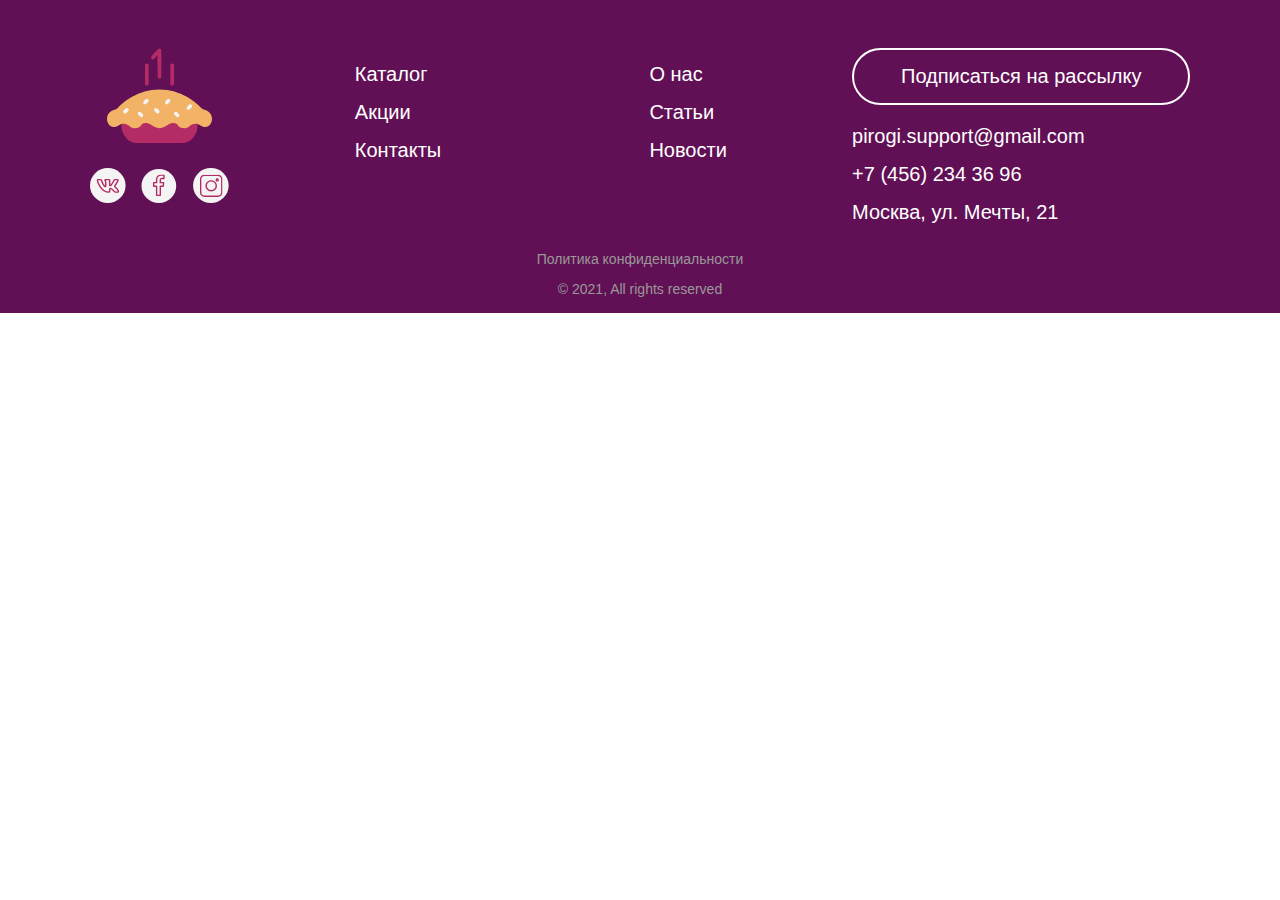
<file: components/footer/footer.html>
<!DOCTYPE html>
<html lang="ru">

<head>
  <meta charset="UTF-8">
  <meta http-equiv="X-UA-Compatible" content="IE=edge">
  <meta name="viewport" content="width=device-width, initial-scale=1.0">
  <title>Document</title>
  <link rel="stylesheet" href="footer.css">
</head>

<body>
    <footer class="footer">
      <div class="footer__wrapper-mobile">
        <div class="footer__wrapper-item">
          <div class="footer__contacts">
            <h1 class="footer__contacts-item footer__contacts_header footer__contacts_mob">+7 (456) 234 36 96</h1>
            <p class="footer__contacts-item footer__contacts_mob">pirogi.support@gmail.com</p>
            <p class="footer__contacts-item footer__contacts_mob">Москва, ул. Мечты, 21</p>
          </div>
          <div class="footer__logo-social footer__wrapper-item_mob">
            <a class="footer__logo-item footer__logo-social_logo-mob" href="index.html" title="logo"><img src="img/footer-logo.svg" alt="logo"></a>
            <div class="footer__social-items footer__logo-social_social-mob">
              <a class="footer__social-item" href="#" title="vk"><img class="footer__social-item" src="img/vk-footer.svg" alt="vk-social"></a>
              <a class="footer__social-item footer__social-item_position" href="#" title="fb"><img class="footer__social-item" src="img/fb-footer.svg" alt="fb-social"></a>
              <a class="footer__social-item" href="#" title="inst"><img class="footer__social-item" src="img/inst-footer.svg" alt="inst-social"></a>
            </div>
          </div>
        </div>
        <div class="footer__wrapper-item">
          <input class="footer__input footer__wrapper-item_input-pos" type="button" value="Подписаться на рассылку">
          <nav class="footer__nav footer__wrapper-item_nav-pos">
            <ul class="footer__nav-items">
              <li class="footer__nav-item"><a class="footer__nav-link" href="#" title="catalog">Каталог</a></li>
              <li class="footer__nav-item"><a class="footer__nav-link" href="#" title="sales">Акции</a></li>
              <li class="footer__nav-item"><a class="footer__nav-link" href="#" title="contacts">Контакты</a></li>
            </ul>
            <ul class="footer__nav-items">
              <li class="footer__nav-item"><a class="footer__nav-link" href="#" title="main-page">О нас</a></li>
              <li class="footer__nav-item"><a class="footer__nav-link" href="#" title="articles">Статьи</a></li>
              <li class="footer__nav-item"><a class="footer__nav-link" href="#" title="news">Новости</a></li>
            </ul>
          </nav>
        </div>
      </div>
      <div class="footer__wrapper-desctop">
        <div class="footer__logo-social">
          <a class="footer__logo-item footer__logo-social_logo-desc" href="index.html" title="logo"><img class="footer__logo-item" src="img/footer-logo.svg" alt="logo"></a>
          <div class="footer__social-items">
            <a class="footer__social-item" href="#" title="vk"><img class="footer__social-item" src="img/vk-footer.svg" alt="vk-social"></a>
            <a class="footer__social-item footer__social-item_position" href="#" title="fb"><img class="footer__social-item" src="img/fb-footer.svg" alt="fb-social"></a>
            <a class="footer__social-item" href="#" title="inst"><img class="footer__social-item" src="img/inst-footer.svg" alt="inst-social"></a>
          </div>
        </div>
        <nav class="footer__nav">
          <ul class="footer__nav-items">
            <li class="footer__nav-item"><a class="footer__nav-link" href="#" title="contacts">Каталог</a></li>
            <li class="footer__nav-item"><a class="footer__nav-link" href="#" title="sales">Акции</a></li>
            <li class="footer__nav-item"><a class="footer__nav-link" href="#" title="contacts">Контакты</a></li>
          </ul>
          <ul class="footer__nav-items">
            <li class="footer__nav-item"><a class="footer__nav-link" href="#" title="main-page">О нас</a></li>
            <li class="footer__nav-item"><a class="footer__nav-link" href="#" title="articles">Статьи</a></li>
            <li class="footer__nav-item"><a class="footer__nav-link" href="#" title="news">Новости</a></li>
          </ul>
        </nav>
        <div class="footer__contacts">
          <input class="footer__input" type="button" value="Подписаться на рассылку">
          <div class = "footer__container">
            <p class="footer__contacts-item">pirogi.support@gmail.com</p>
          <h1 class="footer__contacts-item">+7 (456) 234 36 96</h1>
          <p class="footer__contacts-item">Москва, ул. Мечты, 21</p>
          </div>
        </div>
      </div>
      <div class="footer__policy">
        <p class="footer__policy-item">Политика конфиденциальности</p>
        <p class="footer__policy-item">&#169; 2021, All rights reserved</p>
      </div>
    </footer>
</body>

</html>
</file>
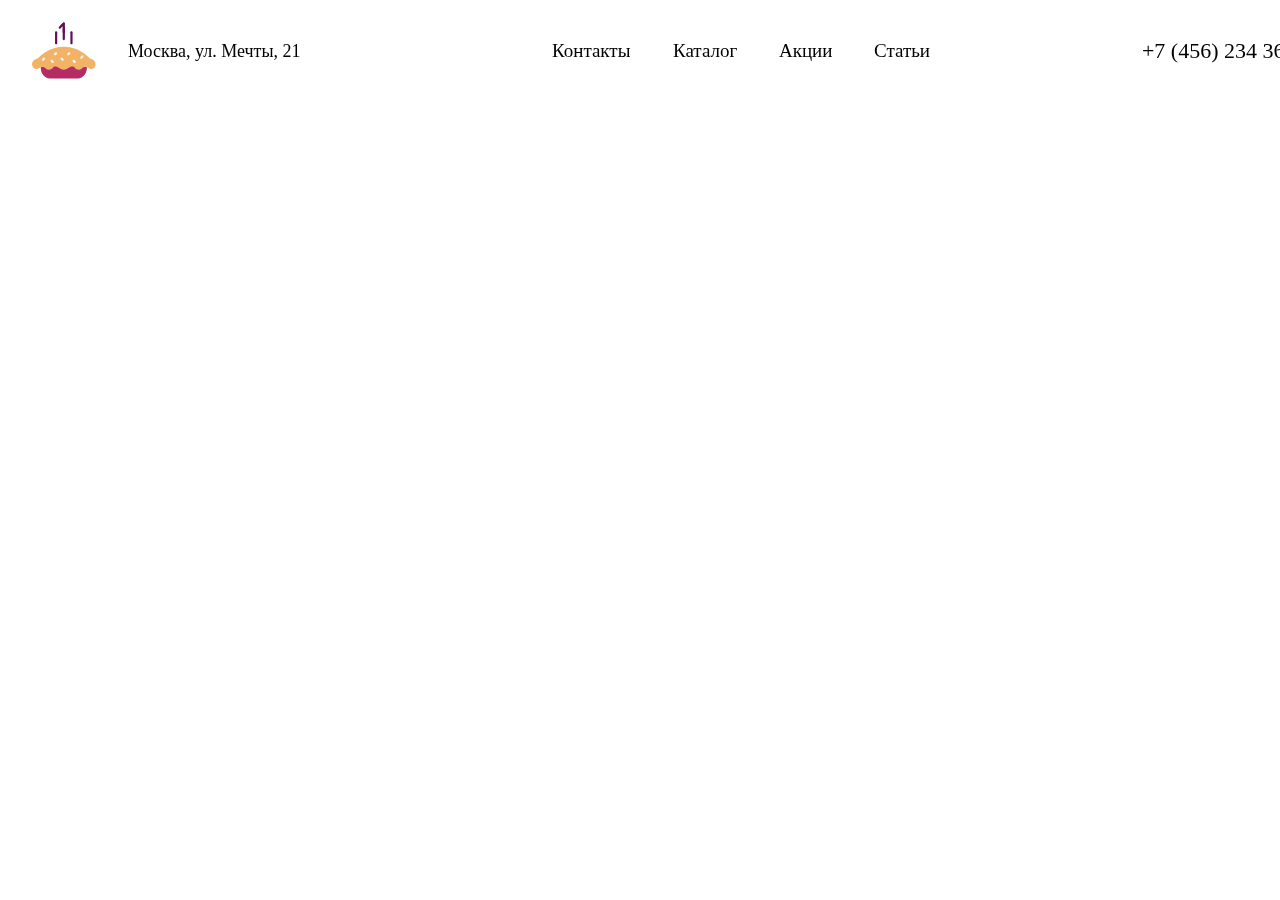
<file: components/header/header.html>
<!DOCTYPE html>
<html lang="ru">

<head>
  <meta charset="UTF-8">
  <meta http-equiv="X-UA-Compatible" content="IE=edge">
  <meta name="viewport" content="width=device-width, initial-scale=1.0">
  <title>Document</title>
  <link rel="stylesheet" href="header.css">
  <script src="./js/script.js" defer></script>
</head>

<body>
  <header class="header">
    <a href="#" class="header__burger-menu-link"><img src="img/burger-menu.svg" alt="burger-menu" title="open menu"></a>
    <p class="phone phone_type_laptop phone_disabled">+7 (456) 234 36 96</p>
    <a href="#" class="logo" title="logo"><img src="img/logo.svg" alt="logo" class="logo" title="logo"></a>
    <div class="header__burger-menu-background nav_disabled"></div>
    <nav class="nav nav_type_burger nav_disabled"> 
        <ul>
          <li><a class="nav__item nav__item_type_burger" href="#" title="contacts">Контакты</a></li>
          <li><a class="nav__item nav__item_type_burger" href="#" title="catalog">Каталог</a></li>
          <li><a class="nav__item nav__item_type_burger" href="#" title="sales">Акции</a></li>
          <li><a class="nav__item nav__item_type_burger" href="#" title="articles">Статьи</a></li>
        </ul>
        <p class="nav__contacts nav__contacts_type_burger">+7 (456) 234 36 96</p>
        <p class="nav__adress nav__adress_type_burger">Москва, ул. Мечты, 21</p>
        <div class="nav__social_type_burger">
          <img class="nav__burger-social-img" src="img/vk.svg" alt="vk-social">
          <img class="nav__burger-social-img" src="img/fb.svg" alt="facebook-social">
          <img class="nav__burger-social-img" src="img/inst.svg" alt="instagram-social">
        </div>
        <a href="#" title="close menu"><img class="nav__burger-close-button" src="img/close-button.svg" alt="close-button"></a>
    </nav>
    <nav class="nav header__nav"> 
        <p class="header__adress">Москва, ул. Мечты, 21</p>
        <ul class="header__menu">
          <li class="nav__item header__nav-item"><a class="header__nav-link" href="#" title="contacts">Контакты</a></li>
          <li class="nav__item header__nav-item"><a class="header__nav-link" href="#" title="catalog">Каталог</a></li>
          <li class="nav__item header__nav-item"><a class="header__nav-link" href="#" title="sales">Акции</a></li>
          <li class="nav__item header__nav-item"><a class="header__nav-link" href="#" title="articles">Статьи</a></li>
        </ul>
        <p class="phone header__phone"> +7 (456) 234 36 96 </p>
    </nav>
  </header>
</body>

</html>
</file>
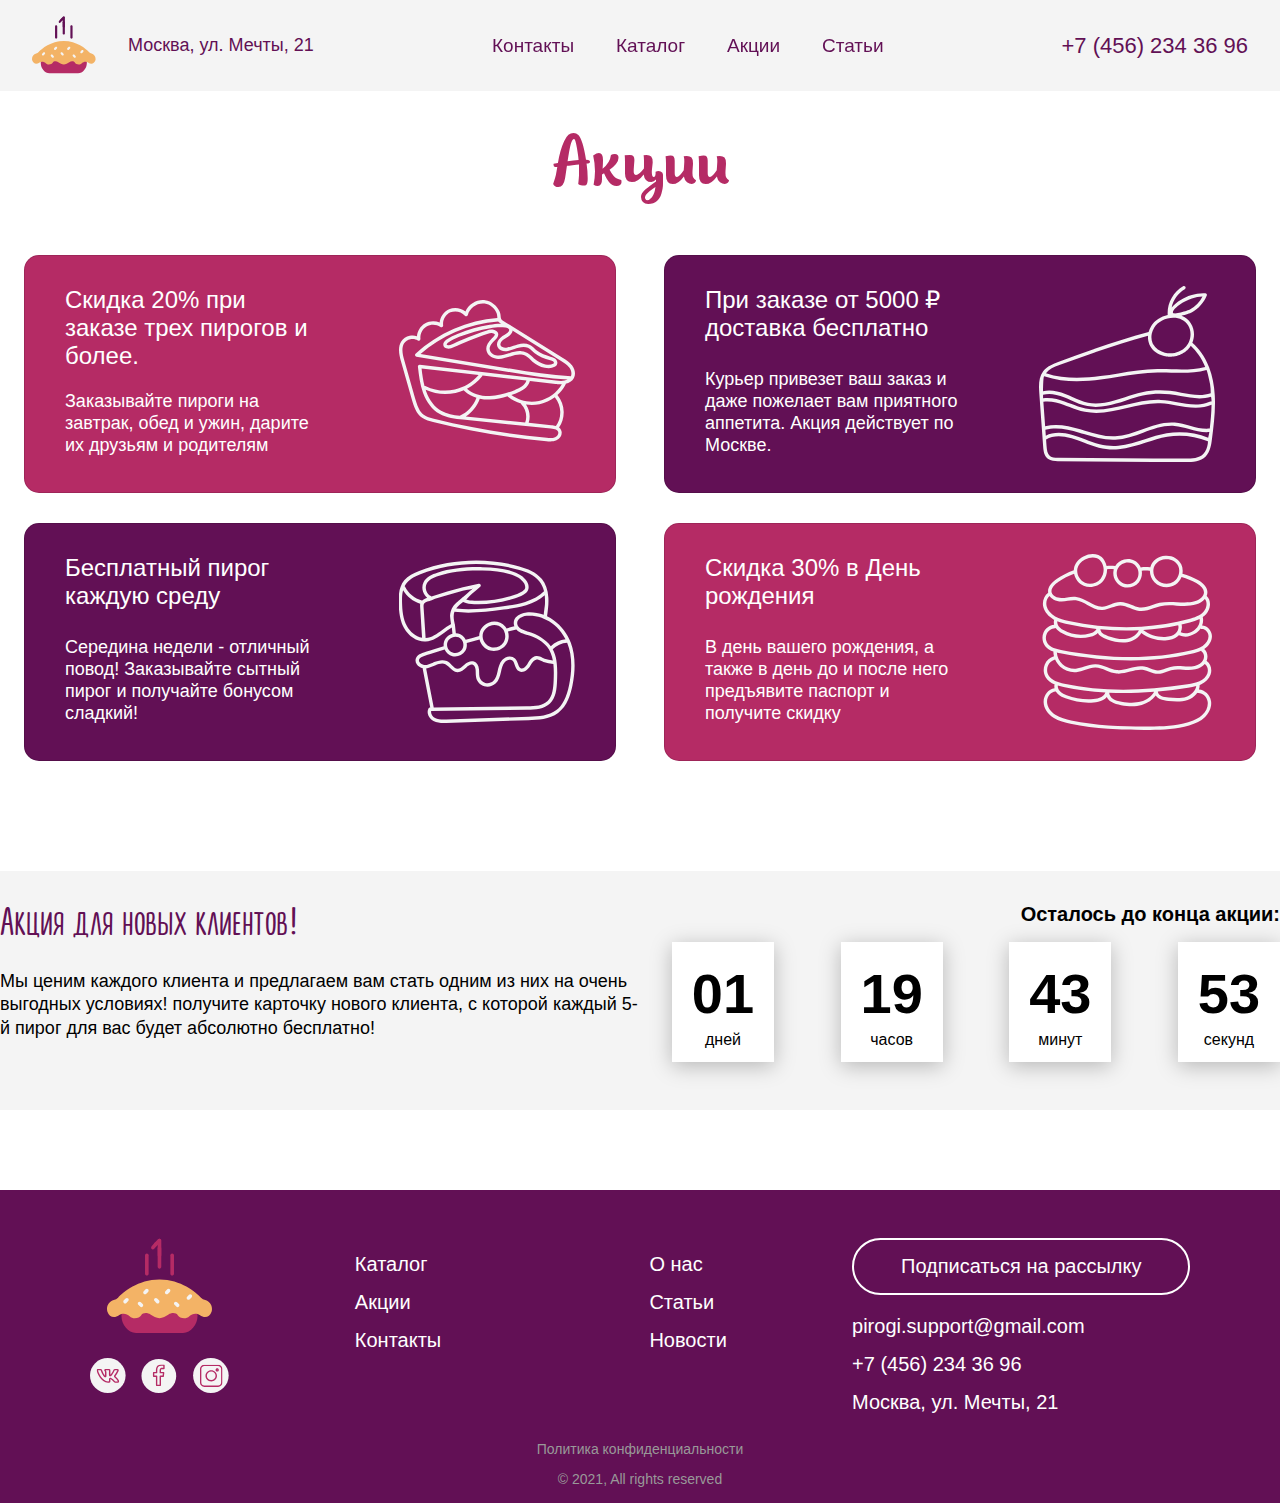
<file: components/sales/sales.html>
<!DOCTYPE html>
<html lang="ru">

<head>
  <meta charset="UTF-8">
  <meta http-equiv="X-UA-Compatible" content="IE=edge">
  <meta name="viewport" content="width=device-width, initial-scale=1.0">
  <link rel="manifest" href="../../manifest/manifest.json">
  <link rel="stylesheet" href="../../normalize.css">
  <link href="img/logo.svg" rel="shortcut icon" type="image/x-icon">
  <link rel="stylesheet" href="sales.css">
  <script src="../../components/header/js/script.js" defer></script>
  <script src="script.js" defer></script>
  <title>Sales</title>
</head>

<body>
  <div class="sales-page-wrapper">
    <header class="header">
      <a href="#" class="header__burger-menu-link"><img src="../header/img/burger-menu.svg" alt="burger-menu" title="menu"></a>
      <p class="phone phone_type_laptop phone_disabled">+7 (456) 234 36 96</p>
      <a href="../../index.html" class="logo"><img src="../header/img/logo.svg" alt="logo" class="logo" title="logo"></a>
      <div class="header__burger-menu-background nav_disabled"></div>
      <nav class="nav nav_type_burger nav_disabled"> 
        <ul>
          <li><a class="nav__item nav__item_type_burger" href="../contacts/contacts.html" title="contacts">Контакты</a></li>
          <li><a class="nav__item nav__item_type_burger" href="../catalog/catalog.html" title="catalog">Каталог</a></li>
          <li><a class="nav__item nav__item_type_burger" href="sales.html" title="sales">Акции</a></li>
          <li><a class="nav__item nav__item_type_burger" href="../articles/articles.html" title="articles">Статьи</a></li>
        </ul>
        <p class="nav__contacts nav__contacts_type_burger">+7 (456) 234 36 96</p>
        <p class="nav__adress nav__adress_type_burger">Москва, ул. Мечты, 21</p>
        <div class="nav__social_type_burger">
          <img class="nav__burger-social-img" src="../header/img/vk.svg" alt="vk-social">
          <img class="nav__burger-social-img" src="../header/img/fb.svg" alt="facebook-social">
          <img class="nav__burger-social-img" src="../header/img/inst.svg" alt="instagram-social">
        </div>
        <a href="#"><img class="nav__burger-close-button" src="../header/img/close-button.svg" alt="close-button" title="close menu"></a>
      </nav>
      <nav class="nav header__nav"> 
        <p class="header__adress">Москва, ул. Мечты, 21</p>
        <ul class="header__menu">
          <li class="nav__item header__nav-item"><a class="header__nav-link" href="../contacts/contacts.html">Контакты</a></li>
          <li class="nav__item header__nav-item"><a class="header__nav-link" href="../catalog/catalog.html">Каталог</a></li>
          <li class="nav__item header__nav-item"><a class="header__nav-link" href="sales.html">Акции</a></li>
          <li class="nav__item header__nav-item"><a class="header__nav-link" href="../articles/articles.html">Статьи</a></li>
        </ul>
        <p class="phone header__phone"> +7 (456) 234 36 96 </p>
      </nav>
    </header>

    <section class="sales-container">
      <h5 class="page-header sales-container__page-header">Акции</h5>
      <div class="sales-container__wrapper">
        <div class="card sales-container__card sales-container__card_color_pink">
          <div class="card__body sales-container__body">
            <div class="card__text-container">
              <h5 class="card__title sales-container__title">Скидка 20% при заказе трех пирогов и более.</h5>
              <p class="card__text sales-container__text"> Заказывайте пироги на завтрак, обед и ужин, дарите их друзьям и родителям</p>
            </div>
            <img src="img/sale-card-img.svg" class="card__img sales-container__img" alt="sale-card">
          </div>
        </div>
        <div class="card sales-container__card">
          <div class="card__body sales-container__body">
            <div class="card__text-container">
              <h5 class="card__title sales-container__title">При заказе от 5000 ₽ доставка бесплатно</h5>
              <p class="card__text sales-container__text"> Курьер привезет ваш заказ и даже пожелает вам приятного аппетита. Акция действует по Москве.</p>
            </div>
            <img src="img/free-delivery-img.svg" class="card__img sales-container__img" alt="free-delivery">
          </div>
        </div>
        <div class="card sales-container__card sales-container__card_change_order">
          <div class="card__body sales-container__body">
            <div class="card__text-container">
              <h5 class="card__title sales-container__title">Бесплатный пирог каждую среду</h5>
              <p class="card__text sales-container__text"> Середина недели - отличный повод! Заказывайте сытный пирог и получайте бонусом сладкий!</p>
            </div>
            <img src="img/cheesecake.svg" class="card__img sales-container__img" alt="cheesecake">
          </div>
        </div>
        <div class="card sales-container__card sales-container__card_color_pink">
          <div class="card__body sales-container__body">
            <div class="card__text-container">
              <h5 class="card__title sales-container__title">Скидка 30% в День рождения</h5>
              <p class="card__text sales-container__text"> В день вашего рождения, а также в день до и после него предъявите паспорт и получите скидку</p>
            </div>
            <img src="img/pancake.svg" class="card__img sales-container__img" alt="pancake">
          </div>
        </div>
      </div>
    </section>

    <section class="promo-container">
      <div class="promo">
        <div class="promo__wrapper">
          <div class="promo__text">
            <div class="block-header promo__block-header">Акция для новых клиентов!</div>
            <div class="promo__descr">
                Мы ценим каждого клиента и предлагаем вам стать одним из них на очень выгодных условиях! получите карточку нового клиента, с которой каждый 5-й пирог для вас будет абсолютно бесплатно!
            </div>
          </div>
          <div class="promo__timer">
            <div class="promo__title">Осталось до конца акции:</div>
            <div class="timer">
              <div class="timer__block">
                <span class="timer__cell" id="days">12</span>
                  дней
              </div>
              <div class="timer__block">
                <span class="timer__cell" id="hours">20</span>
                  часов
              </div>
              <div class="timer__block">
                <span class="timer__cell" id="minutes">56</span>
                минут
              </div>
              <div class="timer__block">
                <span class="timer__cell" id="seconds">20</span>
                секунд
              </div>
            </div>
          </div>
        </div>
      </div>
    </section>

    <footer class="footer">
      <div class="footer__wrapper-mobile">
        <div class="footer__wrapper-item">
          <div class="footer__contacts">
            <h1 class="footer__contacts-item footer__contacts_header footer__contacts_mob">+7 (456) 234 36 96</h1>
            <p class="footer__contacts-item footer__contacts_mob">pirogi.support@gmail.com</p>
            <p class="footer__contacts-item footer__contacts_mob">Москва, ул. Мечты, 21</p>
          </div>
          <div class="footer__logo-social footer__wrapper-item_mob">
            <a class="footer__logo-item footer__logo-social_logo-mob" href="../../index.html" title="logo">
              <img src="../footer/img/footer-logo.svg" alt="logo">
            </a>
            <div class="footer__social-items footer__logo-social_social-mob">
              <a class="footer__social-item" href="#" title="vk">
                <img class="footer__social-item" src="../footer/img/vk-footer.svg" alt="vk-social">
              </a>
              <a class="footer__social-item footer__social-item_position" href="#" title="fb">
                <img class="../footer/footer__social-item" src="../footer/img/fb-footer.svg" alt="fb-social">
              </a>
              <a class="footer__social-item" href="#" title="inst">
                <img class="footer__social-item" src="../footer/img/inst-footer.svg" alt="vk-social">
              </a>
            </div>
          </div>
        </div>
        <div class="footer__wrapper-item">
          <a class="footer__input footer__wrapper-item_input-pos" href="../../index.html#e-mail" title="subscribe">Подписаться на рассылку</a>
          <nav class="footer__nav footer__wrapper-item_nav-pos">
            <ul class="footer__nav-items">
              <li class="footer__nav-item"><a class="footer__nav-link" href="../catalog/catalog.html">Каталог</a></li>
              <li class="footer__nav-item"><a class="footer__nav-link" href="sales.html">Акции</a></li>
              <li class="footer__nav-item"><a class="footer__nav-link" href="../contacts/contacts.html">Контакты</a></li>
            </ul>
            <ul class="footer__nav-items">
              <li class="footer__nav-item"><a class="footer__nav-link" href="../../index.html">О нас</a></li>
              <li class="footer__nav-item"><a class="footer__nav-link" href="../articles/articles.html">Статьи</a></li>
              <li class="footer__nav-item"><a class="footer__nav-link" href="../articles/articles.html">Новости</a></li>
            </ul>
          </nav>
        </div>
      </div>
      <div class="footer__wrapper-desctop">
        <div class="footer__logo-social">
          <a class="footer__logo-item footer__logo-social_logo-desc" href="../../index.html" title="logo">
            <img class="footer__logo-item" src="../footer/img/footer-logo.svg" alt="logo">
          </a>
          <div class="footer__social-items">
            <a class="footer__social-item footer-tab" href="#" title="vk">
              <img class="footer__social-item" src="../footer/img/vk-footer.svg" alt="vk-social">
            </a>
            <a class="footer__social-item footer__social-item_position footer-tab" href="#" title="fb">
              <img class="footer__social-item" src="../footer/img/fb-footer.svg" alt="fb-social">
            </a>
            <a class="footer__social-item footer-tab" href="#" title="inst">
              <img class="footer__social-item" src="../footer/img/inst-footer.svg" alt="inst-social">
            </a>
          </div>
        </div>
        <nav class="footer__nav">
          <ul class="footer__nav-items">
            <li class="footer__nav-item"><a class="footer__nav-link footer-tab" href="../catalog/catalog.html" title="catalog">Каталог</a></li>
            <li class="footer__nav-item"><a class="footer__nav-link footer-tab" href="sales.html" title="sales">Акции</a></li>
            <li class="footer__nav-item"><a class="footer__nav-link footer-tab" href="../contacts/contacts.html" title="contacts">Контакты</a></li>
          </ul>
          <ul class="footer__nav-items">
            <li class="footer__nav-item"><a class="footer__nav-link footer-tab" href="../../index.html" title="main page">О нас</a></li>
            <li class="footer__nav-item"><a class="footer__nav-link footer-tab" href="../articles/articles.html" title="articles">Статьи</a></li>
            <li class="footer__nav-item"><a class="footer__nav-link footer-tab" href="../articles/articles.html" title="news">Новости</a></li>
          </ul>
        </nav>
        <div class="footer__contacts">
          <a class="footer__input footer-tab" href="../../index.html#e-mail" title="subscribe">Подписаться на рассылку</a>
          <div class = "footer__container">
            <p class="footer__contacts-item">pirogi.support@gmail.com</p>
            <h1 class="footer__contacts-item">+7 (456) 234 36 96</h1>
            <p class="footer__contacts-item">Москва, ул. Мечты, 21</p>
          </div>
        </div>
      </div>
      <div class="footer__policy">
        <p class="footer__policy-item">Политика конфиденциальности</p>
        <p class="footer__policy-item">&#169; 2021, All rights reserved</p>
      </div>
    </footer>
  </div>
</body>

</html>
</file>
<file: components/articles/articles.css>
@import url(../../style.css);
@import url(../page-header/page-header.css);
@import url(../header/header.css);
@import url(../footer/footer.css);
@import url(../card/card.css);

/* :root {
  --articles-header-color: var(--pink);
  --articles-items-color: var(--purple);
  --stages-border-color: var(--pink);
} */

.article-container__page-header {
  max-width: 90%;
  margin: 5rem auto 2rem;
}

.article-container__pie-img {
  display: block;
  max-width: 17.5rem;
  margin: auto;
}

.article-container__ingr-container {
  max-width: 17.5rem;
  margin: auto;
}

.article-container__ingr-header {
  margin: 1.875rem 0 .9375rem;
  color: var(--articles-header-color);
  font-size: 1rem;
  line-height: 19px;
  text-align: center;
}

.article-container__ingr-list {
  list-style-type: circle;
}

.article-container__ingr-list-item {
  position: relative;
  left: 1rem;
  color: var(--ingredients-items-color);
  font-size: .75rem;
  line-height: 130%;
}

@media (min-width: 35rem) {
  .article-container__page-header {
    max-width: 62.5rem;
    margin: 8.125rem auto 3.4375rem;
    text-align: center;
  }

  .article-container__pie-img {
    max-width: 24.5rem;
    margin: 0;
    order: 1;
  }

  .article-container__ingredients {
    display: flex;
    justify-content: space-around;
    flex-flow: wrap;
    max-width: 50rem;
    margin: 0 auto;
  }

  .article-container__ingr-header {
    margin: 0 0 .9375rem;
    color: var(--articles-header-color);
    font-size: 1.5rem;
    line-height: 1.75rem;
  }

  .article-container__ingr-list-item {
    color: var(--ingredients-items-color);
    font-size: 1.125rem;
    line-height: 130%;
  }

  .article-container__ingr-container {
    margin: 0 1rem 1rem 0;
  }
}

@media (min-width: 50rem) {
  .article-container__ingredients {
    justify-content: space-between;
  }
}

.stages {
  max-width: 17.5rem;
  margin: 3rem auto 0;
}

.stages__header {
  padding: 0 0 .3125rem;
  color: var(--articles-header-color);
  font-family: "LifehackSansRegular", sans-serif;
  font-style: normal;
  font-weight: normal;
  font-size: 1.5625rem;
  line-height: 1.875rem;
  text-align: center;
  text-transform: uppercase;
}

.stages__ol {
  min-width: 1.875rem;
  min-height: 1.875rem;
  margin: .625rem 0;
}

.stages__item {
  color: var(--articles-items-color);
  font-size: 0.75rem;
  line-height: 130%;
}

.stages__ol_no_1 {
  background: url(../articles/img/stage-1.svg) center no-repeat;
  order: 2;
}

.stages__ol_no_2 {
  background: url(../articles/img/stage-2.svg) center no-repeat;
  order: 5;
}

.stages__ol_no_3 {
  background: url(../articles/img/stage-3.svg) center no-repeat;
  order: 8;
}

.stages__ol_no_4 {
  background: url(../articles/img/stage-4.svg) center no-repeat;
  order: 11;
}

.stages__ol_no_5 {
  background: url(../articles/img/stage-5.svg) center no-repeat;
  order: 14;
}

.stages__ol_no_6 {
  background: url(../articles/img/stage-6.svg) center no-repeat;
  order: 17;
}

.stages__ol_no_7 {
  background: url(../articles/img/stage-7.svg) center no-repeat;
  order: 20;
}

.articles-page-wrapper__footer {
  margin: 3.125rem 0 0;
}

.articles-page-wrapper__articles {
  margin: 3.125rem 0 0;
}

@media (min-width: 35rem) {
  .stages {
    max-width: 24.5rem;
  }
}

@media (min-width: 50rem) {
  .article-container__ingredients {
    justify-content: space-between;
  }

  .stages {
    max-width: 45rem;
    overflow-x: hidden;
  }

  .stages__content {
    display: flex;
    justify-content: space-between;
    flex-flow: wrap;
  }

  .stages__ol {
    width: 3%;
    position: relative;
  }

  .stages__item {
    font-size: 1.125rem;
    width: 45%;
    align-self: center;
  }

  .stages__border {
    position: absolute;
    top: 50%;
    right: calc(50% - 1px);
    z-index: -1;
    height: 117%; 
    border-left: 2px solid var(--stages-border-color);
  }

  .stages__img {
    width: 45%;
    height: 6.8735rem;
    margin: 0.8rem 0;
    transition: transform 0.4s ease;
  }

  .stages__img:nth-child(even) {
    transform: translate(200%);
  }

  .stages__img:nth-child(odd) {
    transform: translate(-200%);
  }

  .stages__img_show:nth-child(even),
  .stages__img_show:nth-child(odd) {
    transform: translate(0);
  }

  .stages__img_no_1 {
    background: url(img/stage-img-2.svg) right center no-repeat;
    order: 1;
  }

  .stages__item__no_1 {
    order: 3;
  }

  .stages__img_no_2 {
    background: url(img/stage-img-3.svg) left no-repeat;
    order: 6;
  }

  .stages__item__no_2 {
    order: 4;
    text-align: right;
  }

  .stages__img_no_3 {
    background: url(img/stage-img-4.svg) right no-repeat;
    order: 7;
  }

  .stages__item__no_3 {
    order: 9;
  }

  .stages__img_no_4 {
    background: url(img/stage-img-5.svg) left no-repeat;
    order: 12;
  }

  .stages__item__no_4 {
    order: 10;
    text-align: right;
  }

  .stages__img_no_5 {
    background: url(img/stage-img-1.svg) right no-repeat;
    order: 13;
  }

  .stages__item__no_5 {
    order: 15;
  }

  .stages__img_no_6 {
    background: url(img/stage-img-6.svg) left no-repeat;
    order: 18;
  }

  .stages__item__no_6 {
    order: 16;
    text-align: right;
  }

  .stages__img_no_7 {
    background: url(img/stage-img-7.svg) right no-repeat;
    order: 19;
  }

  .stages__item__no_7 {
    order: 21;
  }

  .stages__header {
    font-size: 2.5rem;
    line-height: 3rem;
  }
}

@media (min-width: 80rem) {
  .stages {
    max-width: 76rem;
  }
}
</file>
<file: components/card/card.css>
.card {
  position: relative;
  width: 18rem;
  border: 1px solid rgba(0, 0, 0, .125);
  border-radius: 0.9375rem;
  background: #F4F4F4;
}

.card__body {
  flex: 1 1 auto;
  min-height: 1px;
  padding: .625rem;
}

.card__title {
  margin: 0.6875rem auto 0;
  font-family: "Raleway", sans-serif;
  font-style: normal;
  font-weight: normal;
  font-size: 1.375rem;
  line-height: 1.625rem;
  color: #621055;
  min-height: 5.5625rem;
}

.card__text {
  color: #F4F4F4;
  font-family: "Raleway", sans-serif;
  font-style: normal;
  font-weight: normal;
  font-size: 1.25rem;
  line-height: 120%;
}

.card__img {
  border-top-left-radius: calc(0.25rem - 1px);
  border-top-right-radius: calc(0.25rem - 1px);
  flex-shrink: 0;
  width: 100%;
}
</file>
<file: components/catalog/catalog.css>
@import url(../../style.css);
@import url(../page-header/page-header.css);
@import url(../header/header.css);
@import url(../footer/footer.css);
@import url(../card/card.css);

/* :root {
  --catalog-card-bg-color: var(--light-grey);
  --free-card-bg-color: var(--purple);
  --sale-card-bg-color: var(--pink);
  --free-sale-card-text-color: var(--grey);
  --catalog-card-text-color: var(--purple);
  --catalog-card-border-color: var(--purple);
  --catalog-card-price-color: var(--orange);
  --catalog-button-color: var(--purple);
  --catalog-button-mobile-text-color: var(--grey);
  --catalog-button-text-color: var(--white);
  --modal-dialog-bg-color: var(--white);
  --modal-dialog-price-color: var(--orange);
  --modal-dialog-btn-bg-color: var(--purple);
  --modal-dialog-border-color: var(--pink);
  --modal-dialog-btn-text-color: var(--grey);
  --modal-dialog-characteristics-text-color: var(--pink);
  --modal-dialog-char-table-text-color: var(--purple-black);
  --modal-dialog-table-text-color: var(--dark-grey);
} */

.catalog {
  margin: 4.375rem auto 0;
}

.catalog__page-header {
  margin: 0 0 2rem;
}

.catalog-nav__button {
  position: relative;
  display: block;
  width: 18rem;
  max-width: 18rem;
  padding: 0.125rem 0;
  margin: 0 auto;
  background: var(--catalog-button-color);
  color: var(--catalog-button-mobile-text-color);
  box-shadow: inset 0 0 0 2px var(--catalog-button-color);
  border-radius: 15px;
  font-family: "LifehackSansRegular", sans-serif;
  font-style: normal;
  font-weight: normal;
  font-size: 30px;
  line-height: 30px;
  text-align: center;
  transition: background 0.2s ease, color 0.2s ease;
}

.button__triangle {
  position: absolute;
  top: 45%;
  right: 20%;
  width: 12.4px;
  height: 6.2px;
  background: url(img/accordion-rect.svg) center center no-repeat;
  transition: transform 0.2s ease;
}

.button__triangle_dir_up {
  transform: scale(1, -1);
}

.catalog-nav__button_type_burger {
  margin: 0.5rem auto;
  background: transparent;
  color: var(--catalog-button-color);
}

.catalog-nav__button_disabled {
  display: none;
}

@media (min-width: 37.5rem) {
  .catalog-nav__button {
    margin: 0 0 1rem;
    background: transparent;
    color: var(--catalog-button-color);
    font-weight: 550;
    line-height: 48px;
  }

  .catalog-nav__button_active {
    background: var(--catalog-button-color);
    color: var(--catalog-button-text-color);
  }

  .catalog-nav {
    display: flex;
    justify-content: space-around;
    flex-flow: wrap;
    margin: 0;
  }

  .catalog-nav__button_disabled {
    display: block;
  }

  .button__triangle {
    display: none;
  }
}

@media (min-width: 45rem) {
  .catalog-nav__button {
    margin: 0 5% 1rem;
  }
}

@media screen and (min-width: 76rem) {
  .catalog-nav {
    justify-content: space-between;
    margin: 0;
  }

  .catalog-nav__button {
    margin: 0;
  }
}

.catalog-nav__button:active {
  background: var(--catalog-button-color);
}

.catalog-nav__radio {
  display: none;
}

@media (min-width: 22.5rem) {
  .catalog {
    max-width: 76rem;
    margin: 7.5rem auto 0;
  }
}

.card-wrapper {
  display: flex;
  flex-flow: wrap;
  justify-content: space-around;
  margin: 3.125rem 0 0;
}

@media screen and (min-width: 76rem) {
  .card-wrapper {
    justify-content: space-between;
    margin: 3.125rem 0 0;
  }
}

.card-wrapper__card {
  margin: 31px 0 0;
}

.card-wrapper__fat-card {
  display: block;
}

.card__btn-price-wrapper {
  display: flex;
  justify-content: space-between;
  margin: 1rem 0 0;
  align-items: center;
}

.card__btn {
  border: 1px solid var(--catalog-card-border-color);
  color: var(--catalog-card-text-color);
  font-family: "Raleway", sans-serif;
  font-style: normal;
  font-weight: 600;
  font-size: 1rem;
  line-height: 18px;
  text-align: center;
}

.card__price {
  color: var(--catalog-card-price-color);
  font-family: "Raleway",
    sans-serif;
  font-style: normal;
  font-weight: bold;
  font-size: 24px;
  line-height: 28px;
}

.card_type_free-delivery {
  background: var(--free-card-bg-color);
  cursor: pointer;
}

.card_type_sale {
  background: var(--sale-card-bg-color);
  cursor: pointer;
}

.card__body_type_sale {
  padding: 1.25rem;
}

.card__title_type_sale {
  margin: 0;
  color: var(--free-sale-card-text-color);
  font-size: 1.5rem;
  font-weight: 500;
  line-height: 1.75rem;
}

.card__img_type_sale {
  display: block;
  max-width: 9rem;
  margin: 2rem 0 0 auto;
}

.card__img_position_left {
  margin: 2rem auto 0 0;
}

.catalog-page-wrapper__footer {
  margin: 3.125rem 0 0;
}

.modal-dialog {
  position: fixed;
  z-index: 300;
  display: flex;
  left: 50%;
  top: 50%;
  transform: translate(-50%, -50%);
  overflow-y: auto;
  justify-content: space-around;
  flex-flow: wrap;
  width: 100%;
  height: 100vh;
  background: var(--modal-dialog-bg-color);
  cursor: pointer;
}

.modal-dialog::-webkit-scrollbar {
  width: 0;
}

.modal-overlay_closed {
  display: none;
}

.modal-dialog__container {
  width: 100%;
  min-width: 20rem;
  padding: 1.25rem 1.25rem 0 1.25rem;
}

.modal-dialog__img {
  display: block;
  width: 90%;
  max-width: 33.125rem;
  margin: auto;
  object-fit: cover;
  border-radius: 47px;
}

.modal-dialog__page-header {
  margin: 0;
  font-size: 2rem;
  text-align: center;
}

.modal-dialog__text {
  display: none;
}

.modal-dialog__btn-price {
  display: flex;
  justify-content: space-around;
  flex-flow: wrap;
  align-items: center;
  max-width: 530px;
  margin: 1rem auto 0;
}

.modal-dialog__btn {
  padding: 0.875rem 4.25rem;
  margin: 0.9375rem 0 0;
  background: var(--modal-dialog-btn-bg-color);
  color: var(--modal-dialog-btn-text-color);
  font-weight: 600;
  font-size: 1.25rem;
  line-height: 1.4375rem;
  text-align: center;
}

.modal-dialog__price {
  margin: 0.625rem 0 0;
  font-weight: bold;
  font-size: 2rem;
  color: var(--modal-dialog-price-color);
}

.modal-dialog__characteristics {
  margin: 1.25rem 0;
  color: var(--modal-dialog-characteristics-text-color);
  font-weight: 500;
  font-size: 1.5rem;
  line-height: 1.75rem;
  text-align: center;
}

.modal-dialog__table {
  max-width: 33.125rem;
  margin: 0 auto;
}

.modal-dialog__item {
  padding: 0 1rem .375rem 0;
  color: var(--modal-dialog-char-table-text-color);
  font-size: 1rem;
  line-height: 120%;
  vertical-align: top;
}

.modal-dialog__item_type_descr {
  color: var(--modal-dialog-table-text-color);
}

.modal-dialog__close-btn {
  margin: 1.875rem;
  text-align: center;
}

@media (min-width:50.5rem) {
  .modal-overlay {
    position: fixed;
    z-index: 202;
    top: 0;
    right: 0;
    left: 0;
    bottom: 0;
    background: rgba(0, 0, 0, 0.7);
  }

  .modal-dialog {
    left: 50%;
    top: 50%;
    transform: translate(-50%, -50%);
    justify-content: space-between;
    width: 80%;
    max-width: 76rem;
    max-height: 95vh;
    border-radius: 47px;
    border: 3px solid var(--modal-dialog-border-color);
    background: var(--modal-dialog-bg-color);
  }

  .modal-dialog__container {
    max-width: 50%;
    padding: 1.875rem 1rem 0 1.875rem;
  }

  .modal-dialog__page-header {
    margin: 0 2.875rem 0 0;
    font-size: 3.125rem;
    text-align: left;
  }

  .modal-dialog__text {
    display: block;
    width: 90%;
    margin: 1.25rem auto 0;
    font-size: 1.125rem;
    line-height: 120%;
  }

  .modal-dialog__btn-price {
    justify-content: space-between;
    align-items: center;
    margin: 1rem 2.875rem 0 0;
  }

  .modal-dialog__btn {
    margin: 0;
  }

  .modal-dialog__price {
    margin: 0;
    font-weight: bold;
    font-size: 3.125rem;
    line-height: 6rem;
  }

  .modal-dialog__characteristics {
    text-align: left;
  }

  .modal-dialog__table {
    width: 100%;
  }

  .modal-dialog__item {
    padding: 0 2.9375rem .375rem 0;
    font-size: 1.125rem;
    line-height: 130%;
  }

  .modal-dialog__item_type_descr {
    color: var(--modal-dialog-table-text-color);
  }

  .modal-dialog__close-btn {
    margin: 1.875rem auto;
  }
}
</file>
<file: components/contacts/contacts.css>
@import url(../../style.css);
@import url(../page-header/page-header.css);
@import url(../header/header.css);
@import url(../button/button.css);
@import url(../footer/footer.css);
@import url(../form/form.css);

/* :root {
  --contacts-form-header-color: var(--dark-purple);
  --contacts-input-text-color: var(--dark-grey);
  --contacts-checkbox-label-color: var(--dark-purple);
  --contacts-text-color: var(--dark-purple);
  --contacts-input-button: var(--grey);
} */

.contacts {
  margin: 5rem 0 2rem;
}

.contacts__form-wrapper {
  max-width: 17.5rem;
  margin: 2.1875rem auto 0;
}

.contacts__form {
  max-width: 17.5rem;
  margin: 0 0 1.5625rem;
  padding: 0;
  background: transparent;
}

.contacts__form-label {
  color: var(--contacts-form-header-color);
  font-size: .875rem;
  line-height: 1rem;
}

.contacts__input-text {
  width: 100%;
  margin: 0.9375rem 0 1.875rem;
  color: var(--contacts-input-text-color);
  font-size: .625rem;
  font-weight: 300;
  line-height: .875rem;
}

.contacts__checkbox {
  margin: .6875rem 0 0 1.4375rem;
}

.contacts__checkbox-label {
  position: relative;
  bottom: 2px;
  color: var(--contacts-checkbox-label-color);
  font-size: 0.625em;
  font-weight: 300;
}

.contacts__input-button {
  width: fit-content;
  padding: .625rem 3.125rem;
  color: var(--contacts-input-button);
  font-size: .9375rem;
  font-weight: 600;
  line-height: 1.0625rem;
}

.contacts__block {
  max-width: 17.5rem;
  margin: 0 0 .9375rem;
}

.contacts__header {
  padding: 0 0 0.625rem;
  font-size: 1rem;
  line-height: 1.1875rem;
  text-align: center;
}

.contacts__text {
  color: var(--contacts-text-color);
  font-size: 0.75rem;
  line-height: 130%;
  text-align: center;
}

@media screen and (min-width: 26rem) {
  .contacts__form-label {
    font-size: 1.375rem;
    line-height: 1.625rem;
  }

  .contacts__input-text {
    font-size: 1rem;
    line-height: 1.1875rem;
  }

  .contacts__input-button {
    padding: .875rem 4.25rem;
    font-size: 1.25rem;
    line-height: 1.4375rem;
  }
}

@media (min-width: 35rem) {
  .contacts {
    width: 100%;
    margin: 8.125rem auto 3.4375rem;
  }

  .contacts__header {
    font-size: 1.5rem;
    line-height: 1.625rem;
    text-align: left;
  }

  .contacts__text {
    font-size: 1.125rem;
    line-height: 130%;
    text-align: left;
  }

  .contacts__form-wrapper {
    display: flex;
    justify-content: space-around;
    flex-flow: wrap;
    max-width: 60rem;
    width: 100%;
  }

  .contacts__form {
    max-width: 24.5rem;
    width: 100%;
  }

  .contacts__text-blocks-wrapper {
    display: flex;
    justify-content: space-around;
    flex-flow: wrap;
    width: 65%;
  }

  .contacts__block {
    min-width: 24.5rem;
    vertical-align: top;
  }

  .contacts__checkbox {
    margin: .6875rem 0 0 4.9375rem;
  }
}

@media (min-width: 62.5rem) {
  .contacts__form-wrapper {
    justify-content: space-between;
  }

  .contacts__form-wrapper {
    flex-flow: nowrap;
  }
}

@media (min-width: 80rem) {
  .contacts {
    margin: 8.125rem auto 3.4375rem;
  }

  .contacts__form-wrapper {
    max-width: 80rem;
    width: 100%;
  }

  .contacts__text-blocks-wrapper {
    justify-content: space-between;
  }
}
</file>
<file: components/footer/footer.css>
@import url(../../style.css);

:root {
  --footer-bg-color: var(--purple);
  --footer-text: var(--white);
  --footer-policy-color: var(--dark-grey);
} 

.footer {
  width: 100%;
  background: var(--footer-bg-color);
  font-family: 'Raleway', sans-serif;
  position: relative;
  padding: 0.3125rem 0 1rem;
}

.footer__wrapper-desctop {
  display: none;
}

.footer__contacts-item {
  font-size: 0.875rem;
  color: var(--footer-text);
  font-weight: 500;
  margin: 0.625rem 0 0;
}

.footer__contacts_header {
  font-size: 1.25rem;
}

.footer__contacts_mob {
  text-align: center;
}

.footer__wrapper-item_mob {
  margin: 1.25rem 0 0;
}

.footer__social-items {
  width: 9.375rem;
}

.footer__logo-social_logo-mob {
  margin: 0 auto;
}

.footer__social-item {
  display: inline-block;
}

.footer__social-item_position {
  margin: 0 0.5rem;
}

.footer__logo-item {
  display: block;
  width: 5.5rem;
}

.footer__logo-social_social-mob {
  margin: 1.25rem auto 0;
}

.footer__input {
  display: block;
  border: 2px solid var(--footer-text);
  border-radius: 50px;
  background: transparent;
  padding: 0.8125rem 1.7rem;
  font-size: 0.75rem;
  cursor: pointer;
  color: var(--footer-text);
}

.footer__wrapper-item_input-pos {
  margin: 1.4375rem auto 0.9375rem;
  max-width: 13rem;
}

.footer__nav {
  display: flex;
  justify-content: space-between;
  font-size: 0.875rem;
  width: 13rem;
}

.footer__wrapper-item_nav-pos {
  margin: 0 auto;
}

.footer__nav-items {
  display: inline-block;
  list-style-type: none;
  
}

.footer__nav-item {
  margin: 0.9375rem 0 0;
}

.footer__nav-link {
  color: var(--footer-text);
}

.footer__policy {
  font-size: 0.625rem;
  color: var(--footer-policy-color);
  text-align: center;
  margin: 4.4375rem 0 0;
}

.footer-tab:focus {
  outline: 1px solid var(--white);
  border-radius: 50px;
}

@media (min-width: 26.5rem) {
  .footer {
    padding: 1rem 0;
  }

  .footer__wrapper-mobile {
    display: flex;
    justify-content: space-around; 
  }

  .footer__contacts-item {
    font-size: 0.875rem;
    text-align: left;
  }

  .footer__logo-item,
  .footer__social-items {
    margin-left: 0;
    margin-right: 0;
  }

  .footer__wrapper-item_input-pos {
    margin: 0.625rem auto 1rem;
  }
}

@media (min-width: 35rem) {
  .footer__contacts-item {
    font-size: 1rem;
  }
}

@media (min-width: 71rem) {
  .footer__wrapper-mobile {
    display: none;
  }

  .footer__wrapper-desctop {
    display: flex;
    justify-content: space-between;
    margin: 2rem 7% 0;
  }

  .footer__logo-social_logo-desc {
    margin: 0 auto;
  }

  .footer__logo-social_logo-desc:focus {
    outline: 2px solid var(--white);
    border-radius: 15px;
  }

  .footer__logo-item {
    width: 6.58rem;
  }

  .footer__social-items {
    width: 8.75rem;
    margin: 1.5rem 0 0;
  }

  .footer__social-item {
    width: 2.25rem;
  }

  .footer__social-item_position {
    margin: 0 0.7rem;
  }

  .footer__nav {
    width: 23.25rem;
  }

  .footer__nav-item {
    font-size: 1.25rem;
  }

  .footer__input {
    font-size: 1.25rem;
    padding: 0.9375rem 2.9375rem;
  }

  .footer__contacts-item {
    font-size: 1.25rem;
    margin: 0.9375rem 0 0;
  }

  .footer__container {
    padding: 0.3125rem 0 0;
  }

  .footer__policy {
    font-size: 0.875rem;
    margin: 1.6875rem 0 0;
  }

  .footer__policy-item {
    margin: 0.875rem 0 0;
  }
}
</file>
<file: components/header/header.css>
:root {
  --header-background-color: var(--grey);
  --burger-background-color: var(--white);
  --header-item-color: var(--purple);
  --header-text-color: var(--pink);
} 

.header {
  position: fixed;
  top: 0;
  left: 0;
  z-index: 201;
  width: 100%;
  display: flex;
  justify-content: space-between;
  align-items: center;
  background: var(--header-background-color);
  padding: 0.5rem 1.25rem;
}

.logo {
  display: block;
}

.logo:focus {
  outline: 1px solid #621055;
  border-radius: 15px;
}

.header__burger-menu-link {
  width: 1.5625rem;
  text-decoration: none;
  cursor: pointer;
}

.nav_type_burger {
  position: absolute;
  top: 3.125rem;
  left: -0.375rem;
  width: 85%;
  background-color: var(--burger-background-color);
  z-index: 60;
}

.nav__item {
  list-style-type: none;
  display: block;
}

.nav__item_type_burger {
  margin: 1.25rem;
  font-size: 1.1875rem;
  padding: 0.2rem 0.8rem;
  color: var(--header-item-color);
}

.nav__burger-close-button {
  position: absolute;
  right: 0.8125rem;
  top: 0.8125rem;
}

.nav_disabled,
.phone_disabled,
.header__nav {
  display: none;
}

.nav__contacts_type_burger {
  margin: 4.25rem 1.25rem 0.9375rem 2.05rem;
  color: var(--header-text-color);
}

.nav__adress_type_burger {
  font-size: 0.875rem;
  color: var(--header-text-color);
  margin: 0 1.25rem 0.9375rem 2.05rem;
}

.nav__social_type_burger {
  margin: 0 0 1.3125rem 2.05rem;
}

.nav__burger-social-img {
  margin: 0 0.75rem 0 0;
}

.header__burger-menu-background {
  position: absolute;
  top: 3.125rem;
  left:0;
  width: 100%;
  height: 24.125rem;
  background-color: var(--header-background-color);
  z-index: 59;
  cursor: pointer;
}

@media (min-width: 22.5rem) {
  .phone_type_laptop {
    position: absolute;
    right: 4.5em;
    display: block;
    color: var(--header-text-color);
    font-size: 1rem;
  }
}

@media (min-width: 46rem) {
  .header {
    padding: 1rem 2rem;
  }

  .logo {
    width: 4rem;
    margin: 0 2rem 0 0;
  }

  .header__nav {
    display: flex;
    justify-content: space-between;
    align-items: center;
    flex-grow: 2;
  }

  .header__burger-menu-link,
  .nav_type_burger,
  .phone_disabled, 
  .header__adress,
  .header__burger-menu-background {
    display: none;
  }

  .header__menu {
    display: flex;
    justify-content: space-between;
  }

  .header__nav-item {
    list-style-type: none;
  }

  .header__nav-link {
    display: block;
    padding: 0.435rem 1rem;
    transform:translateY();
    will-change: transform;
    transition: 0.2s 0.1s ease;
    color: var(--header-item-color);
    font-size: 1.1875rem;
    text-decoration: none;
  }

  .header__nav-link:hover,
  .header__nav-link:focus {
    border-radius: 50px;
    box-shadow: inset 0 0 0 2px var(--header-item-color);
    color: var(--header-text-color);
    transform: translateY(-0.1em);
    outline: none;
  }

  .header__nav-link:active {
    border-radius: 50px;
    box-shadow: none;
    color: var(--header-item-color);
    transform: translateY(0);
  }


  .header__phone {
    font-size: 1.125rem;
    color: var(--header-item-color);
  }

  .header__adress {
    font-size: 1.125rem;
    color: var(--header-item-color);
  }

}

@media (min-width: 62.5rem) {
  .header__adress {
    display: block;
  }

  .header__phone {
    font-size: 1.375rem;
  }

  .header__nav-item {
    list-style-type: none;
    font-size: 1.1875rem;
  }

  .header__nav-link {
    padding: 0.435rem 1.3125rem;
  }
}
</file>
<file: components/sales/sales.css>
@import url(../../style.css);
@import url(../page-header/page-header.css);
@import url(../header/header.css);
@import url(../footer/footer.css);
@import url(../card/card.css);

/* :root {
  --sales-card-color: var(--purple);
  --sales-inner-card-color: var(--pink);
  --sales-container-content-color: var(--white);
  --promo-bg-color: var(--grey);
  --timer-block-color: var(--white);
} */

.sales-container {
  max-width: 80rem;
  margin: 0 2rem;
}

.sales-container__card_change_order {
  order: 2;
}

@media screen and (min-width: 80rem) {
  .sales-container {
    margin: auto;
  }
}

.sales-container__wrapper {
  display: flex;
  justify-content: center;
  flex-flow: wrap;
  margin: 0 1rem 3.125rem;
}

@media screen and (min-width: 80rem) {
  .sales-container__wrapper {
  justify-content: space-between;
  }

  .sales-container__card_change_order {
    order: 0;
  }
}

.sales-container__page-header {
  margin: 5rem 0 2rem;
}

.sales-container__card {
  width: 19rem;
  margin: 0 0.5rem 1rem;
  padding: 15px 20px;
  background-color: var(--sales-card-color);
}

.sales-container__card_color_pink {
  background: var(--sales-inner-card-color);
}

.card__text-container {
  display: flex;
  flex-direction: column;
  justify-content: space-between;
  width: 7.8rem;
  margin: 0 1rem 0 0;
}

.sales-container__title {
  min-height: 3.2rem;
  margin: 0;
  color: var(--sales-container-content-color);
  font-size: 12px;
  line-height: 14px;
}

.sales-container__text {
  color: var(--sales-container-content-color);
  font-size: 9px;
}

.sales-container__body {
  display: flex;
  justify-content: space-between;
  padding: 0;
}

.sales-container__img {
  width: 6rem;
  color: var(--sales-container-content-color);
}

@media (min-width: 37rem) {
  .sales-container__page-header {
    margin: 8.125rem 0 3.4375rem;
  }

  .sales-container__card {
    width: 37rem;
    padding: 30px 40px;
    margin: 0 0.5rem 1.875rem;
  }

  .card__text-container {
    width: 15.8rem;
    height: 10.625rem;
  }

  .sales-container__title {
    font-size: 24px;
    line-height: 28px;
  }

  .sales-container__text {
    font-size: 18px;
    line-height: 22px;
  }

  .sales-container__img {
    width: 11rem;
  }
}

.promo-container {
  padding: 2rem 0;
  margin: 5rem 0;
  background: var(--promo-bg-color);
}

.promo {
  max-width: 80rem;
  margin: 0 auto;
}

.promo__descr {
  margin: 2rem;
  font-size: 1rem;
  line-height: 130%;
  text-align: center;
}

.promo__timer {
  width: 100%;
}

.promo__title {
  font-size: 1.25rem;
  font-weight: 600;
  text-align: center;
}

.timer {
  display: flex;
  justify-content: space-around;
  flex-flow: wrap;
  margin: 2rem 1rem;
  align-items: center;
}

.timer__block {
  width: 102px;
  height: 120px;
  margin:0 1.1rem;
  background: var(--timer-block-color);
  box-shadow: 0 4px 20px rgba(0, 0, 0, .25);
  font-size: 16px;
  font-weight: 300;
  text-align: center;
}

@media (min-width: 27.5rem) {
  .timer__block {
    margin: 0;
  }
}

.timer__cell {
  display: block;
  margin-top: 1.25rem;
  margin-bottom: .3125rem;
  font-size: 56px;
  font-weight: 700
}

@media (min-width: 63rem) {
  .promo__wrapper {
    display: flex;
  }

  .promo__text {
    width: 50%
  }

  .promo__block-header {
    text-align: left;
    line-height: 100%;
  }

  .promo__descr {
    margin: 1.37rem 0;
    font-size: 1.125rem;
    line-height: 130%;
    text-align: left;
  }

  .promo__timer {
    width: 50%
  }

  .promo__title {
    text-align: right
  }

  .timer {
    justify-content: space-between;
    margin: 1rem 0 1rem 2rem;
  }
}
</file>
